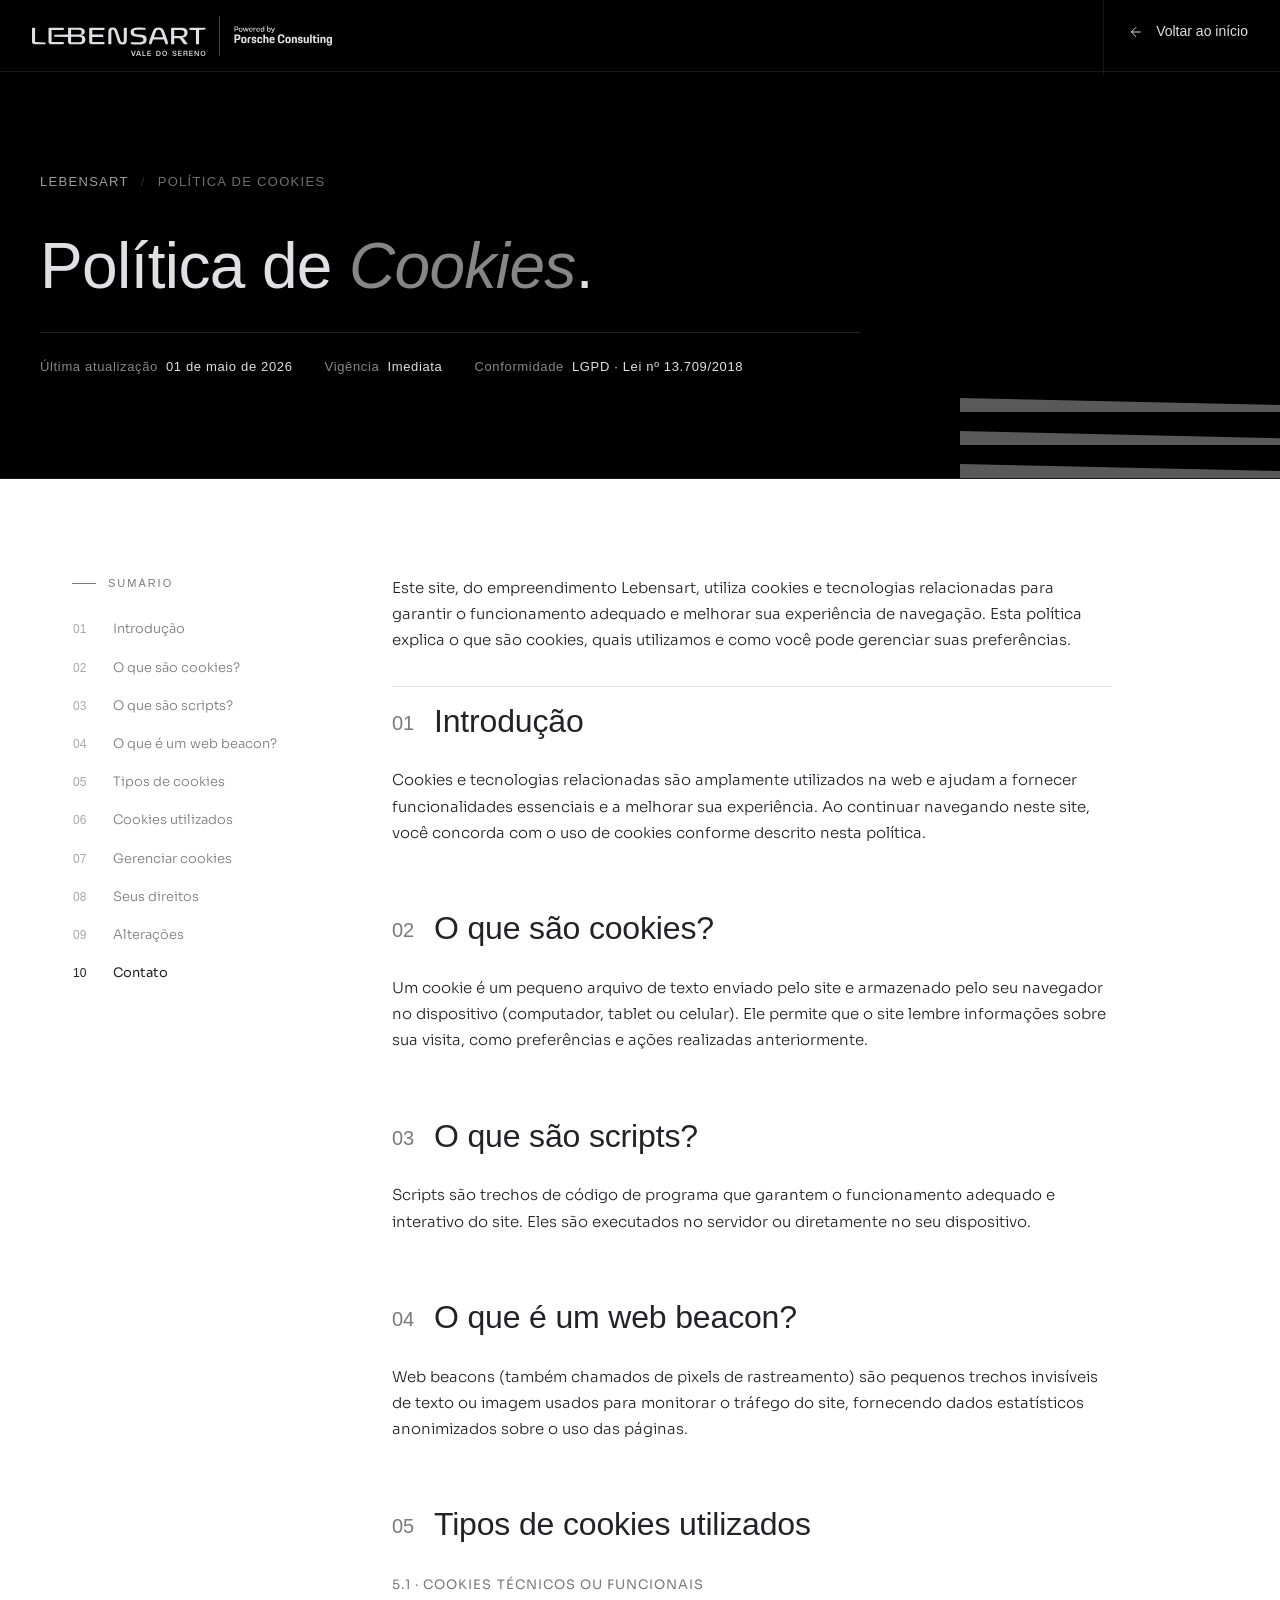
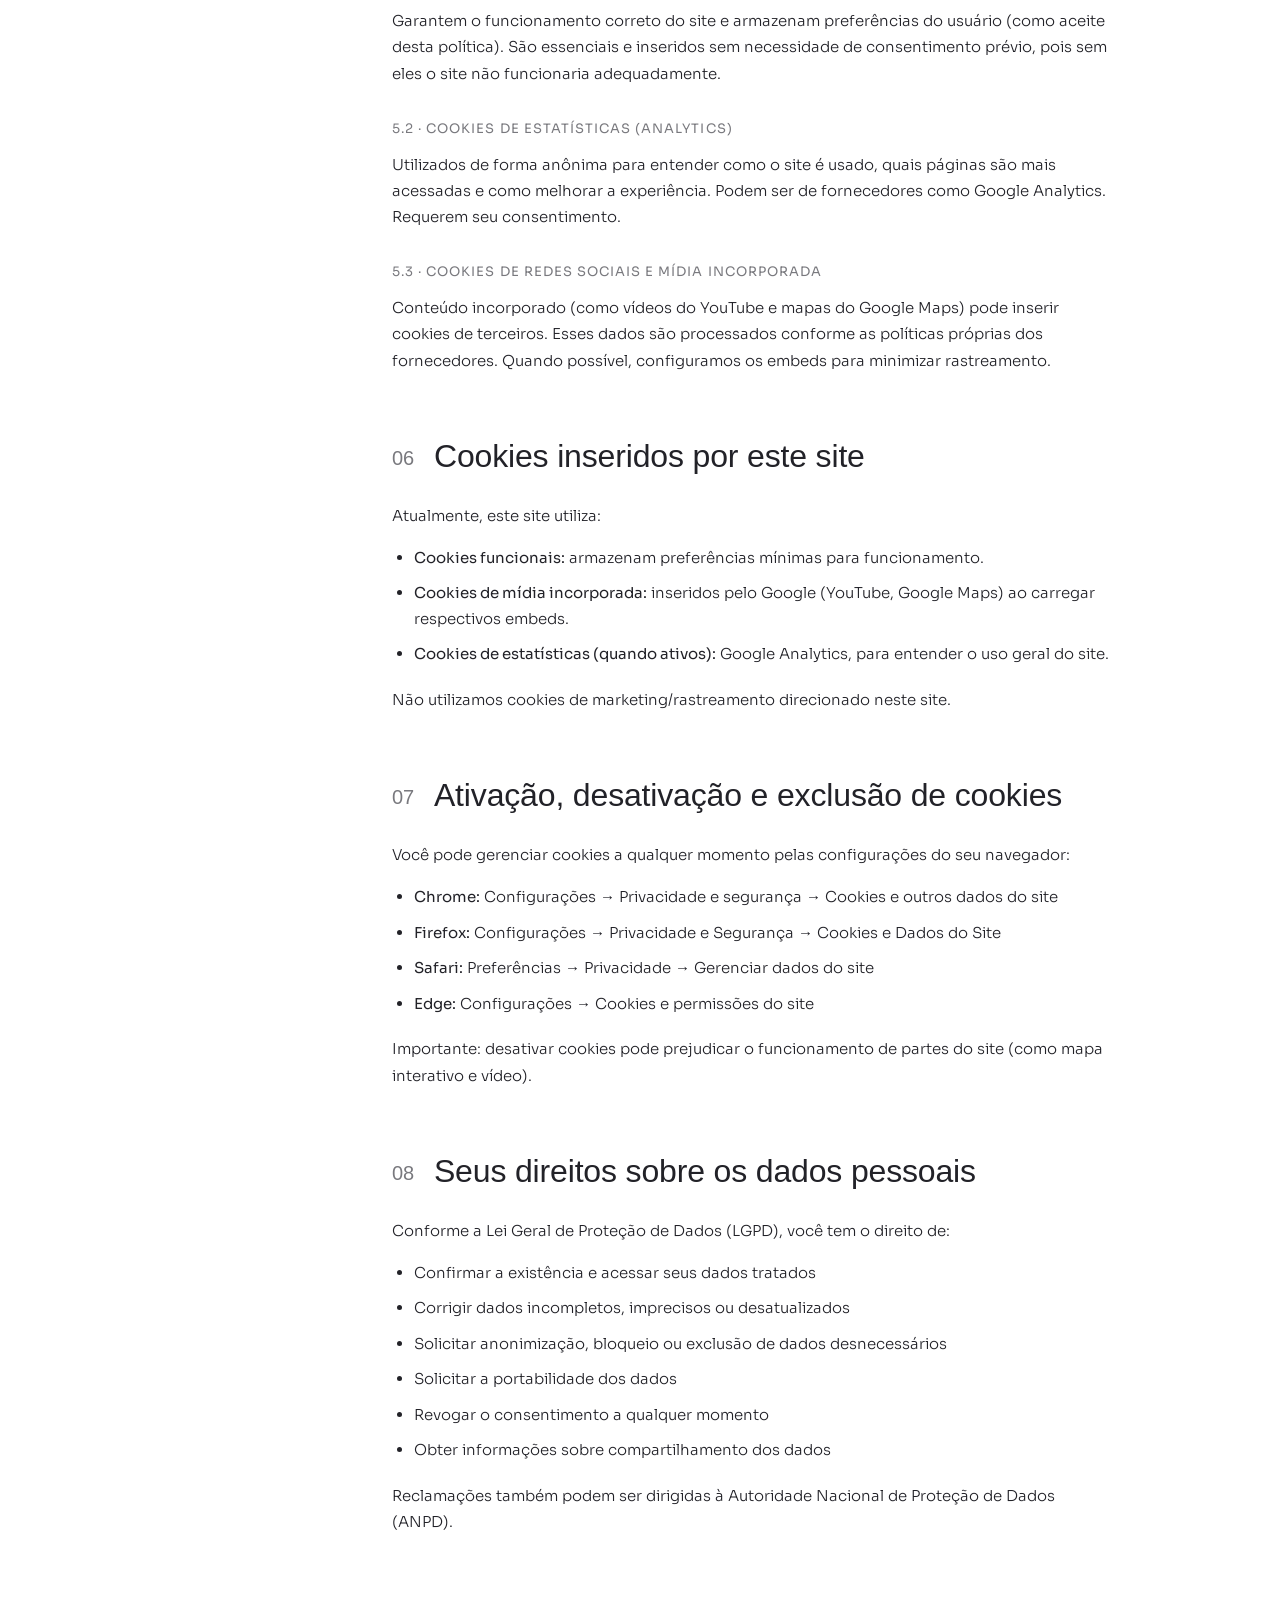
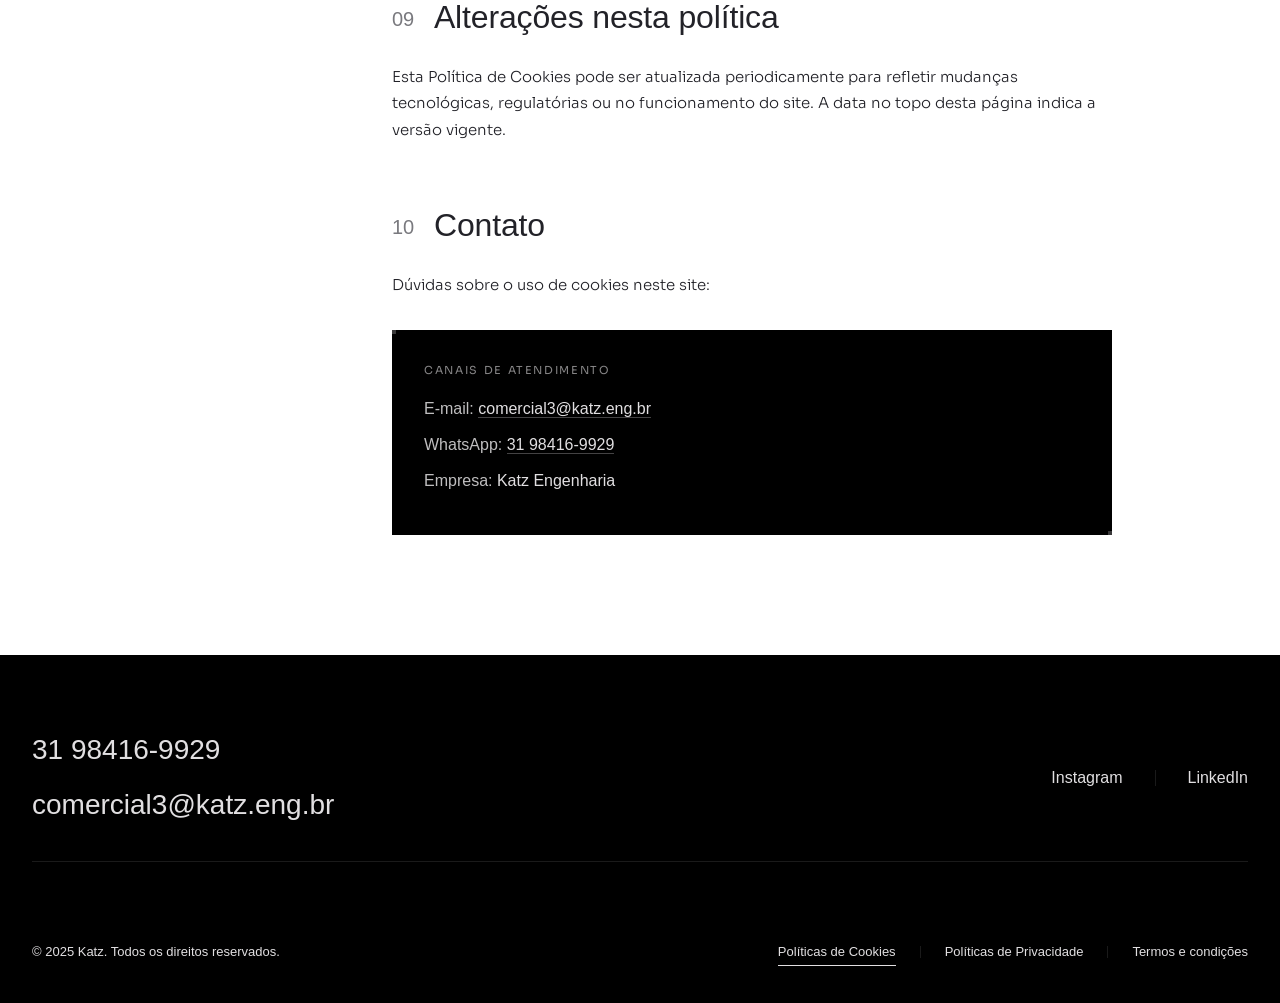
<file: politica-de-cookies.html>
<!DOCTYPE html>
<html lang="pt-BR">
<head>
  <meta charset="UTF-8">
  <meta name="viewport" content="width=device-width, initial-scale=1.0">
  <title>Política de Cookies · Lebensart</title>
  <link rel="preconnect" href="https://fonts.googleapis.com">
  <link rel="preconnect" href="https://fonts.gstatic.com" crossorigin>
  <link href="https://fonts.googleapis.com/css2?family=Sora:wght@300;400&display=swap" rel="stylesheet">
  <link rel="stylesheet" href="assets/legal.css?v=2">
</head>
<body>

<div class="reading-progress" id="reading-progress"></div>

<header class="site-header">
  <a class="site-header__logo" href="index.html" aria-label="Voltar para a página inicial">
    <img src="assets/img/d319a4c5-5c41-4626-915c-322ef21a76e4.svg" alt="Lebensart">
  </a>
  <a class="site-header__back" href="index.html">
    <svg viewBox="0 0 24 24" fill="none" stroke="currentColor" stroke-width="1.5" aria-hidden="true">
      <path d="M19 12H5M12 19l-7-7 7-7"/>
    </svg>
    <span>Voltar ao início</span>
  </a>
</header>

<section class="legal-hero">
  <div class="legal-hero__inner">
    <nav class="legal-hero__breadcrumb" aria-label="Você está em">
      <a href="index.html">Lebensart</a>
      <span class="legal-hero__breadcrumb-sep">/</span>
      <span>Política de Cookies</span>
    </nav>
    <h1 class="legal-hero__title">Política de <em class="italic-dim-light">Cookies</em>.</h1>
    <div class="legal-hero__meta">
      <div class="legal-hero__meta-item">
        <span>Última atualização</span>
        <strong>01 de maio de 2026</strong>
      </div>
      <div class="legal-hero__meta-item">
        <span>Vigência</span>
        <strong>Imediata</strong>
      </div>
      <div class="legal-hero__meta-item">
        <span>Conformidade</span>
        <strong>LGPD · Lei nº 13.709/2018</strong>
      </div>
    </div>
  </div>
  <img class="legal-hero__pattern" src="assets/img/58c3c7b8-5e0c-443a-9953-c70c415a0461.svg" alt="">
</section>

<div class="legal-body">

  <aside class="legal-toc" aria-label="Sumário">
    <div class="legal-toc__label">Sumário</div>
    <ul class="legal-toc__list" id="toc-list">
      <li><a href="#s1"><span>01</span><span>Introdução</span></a></li>
      <li><a href="#s2"><span>02</span><span>O que são cookies?</span></a></li>
      <li><a href="#s3"><span>03</span><span>O que são scripts?</span></a></li>
      <li><a href="#s4"><span>04</span><span>O que é um web beacon?</span></a></li>
      <li><a href="#s5"><span>05</span><span>Tipos de cookies</span></a></li>
      <li><a href="#s6"><span>06</span><span>Cookies utilizados</span></a></li>
      <li><a href="#s7"><span>07</span><span>Gerenciar cookies</span></a></li>
      <li><a href="#s8"><span>08</span><span>Seus direitos</span></a></li>
      <li><a href="#s9"><span>09</span><span>Alterações</span></a></li>
      <li><a href="#s10"><span>10</span><span>Contato</span></a></li>
    </ul>
  </aside>

  <main class="legal-content">
    <p class="legal-content__intro">Este site, do empreendimento Lebensart, utiliza cookies e tecnologias relacionadas para garantir o funcionamento adequado e melhorar sua experiência de navegação. Esta política explica o que são cookies, quais utilizamos e como você pode gerenciar suas preferências.</p>

    <section id="s1">
      <h2 data-num="01">Introdução</h2>
      <p>Cookies e tecnologias relacionadas são amplamente utilizados na web e ajudam a fornecer funcionalidades essenciais e a melhorar sua experiência. Ao continuar navegando neste site, você concorda com o uso de cookies conforme descrito nesta política.</p>
    </section>

    <section id="s2">
      <h2 data-num="02">O que são cookies?</h2>
      <p>Um cookie é um pequeno arquivo de texto enviado pelo site e armazenado pelo seu navegador no dispositivo (computador, tablet ou celular). Ele permite que o site lembre informações sobre sua visita, como preferências e ações realizadas anteriormente.</p>
    </section>

    <section id="s3">
      <h2 data-num="03">O que são scripts?</h2>
      <p>Scripts são trechos de código de programa que garantem o funcionamento adequado e interativo do site. Eles são executados no servidor ou diretamente no seu dispositivo.</p>
    </section>

    <section id="s4">
      <h2 data-num="04">O que é um web beacon?</h2>
      <p>Web beacons (também chamados de pixels de rastreamento) são pequenos trechos invisíveis de texto ou imagem usados para monitorar o tráfego do site, fornecendo dados estatísticos anonimizados sobre o uso das páginas.</p>
    </section>

    <section id="s5">
      <h2 data-num="05">Tipos de cookies utilizados</h2>

      <h3>5.1 · Cookies técnicos ou funcionais</h3>
      <p>Garantem o funcionamento correto do site e armazenam preferências do usuário (como aceite desta política). São essenciais e inseridos sem necessidade de consentimento prévio, pois sem eles o site não funcionaria adequadamente.</p>

      <h3>5.2 · Cookies de estatísticas (analytics)</h3>
      <p>Utilizados de forma anônima para entender como o site é usado, quais páginas são mais acessadas e como melhorar a experiência. Podem ser de fornecedores como Google Analytics. Requerem seu consentimento.</p>

      <h3>5.3 · Cookies de redes sociais e mídia incorporada</h3>
      <p>Conteúdo incorporado (como vídeos do YouTube e mapas do Google Maps) pode inserir cookies de terceiros. Esses dados são processados conforme as políticas próprias dos fornecedores. Quando possível, configuramos os embeds para minimizar rastreamento.</p>
    </section>

    <section id="s6">
      <h2 data-num="06">Cookies inseridos por este site</h2>
      <p>Atualmente, este site utiliza:</p>
      <ul>
        <li><strong>Cookies funcionais:</strong> armazenam preferências mínimas para funcionamento.</li>
        <li><strong>Cookies de mídia incorporada:</strong> inseridos pelo Google (YouTube, Google Maps) ao carregar respectivos embeds.</li>
        <li><strong>Cookies de estatísticas (quando ativos):</strong> Google Analytics, para entender o uso geral do site.</li>
      </ul>
      <p>Não utilizamos cookies de marketing/rastreamento direcionado neste site.</p>
    </section>

    <section id="s7">
      <h2 data-num="07">Ativação, desativação e exclusão de cookies</h2>
      <p>Você pode gerenciar cookies a qualquer momento pelas configurações do seu navegador:</p>
      <ul>
        <li><strong>Chrome:</strong> Configurações → Privacidade e segurança → Cookies e outros dados do site</li>
        <li><strong>Firefox:</strong> Configurações → Privacidade e Segurança → Cookies e Dados do Site</li>
        <li><strong>Safari:</strong> Preferências → Privacidade → Gerenciar dados do site</li>
        <li><strong>Edge:</strong> Configurações → Cookies e permissões do site</li>
      </ul>
      <p>Importante: desativar cookies pode prejudicar o funcionamento de partes do site (como mapa interativo e vídeo).</p>
    </section>

    <section id="s8">
      <h2 data-num="08">Seus direitos sobre os dados pessoais</h2>
      <p>Conforme a Lei Geral de Proteção de Dados (LGPD), você tem o direito de:</p>
      <ul>
        <li>Confirmar a existência e acessar seus dados tratados</li>
        <li>Corrigir dados incompletos, imprecisos ou desatualizados</li>
        <li>Solicitar anonimização, bloqueio ou exclusão de dados desnecessários</li>
        <li>Solicitar a portabilidade dos dados</li>
        <li>Revogar o consentimento a qualquer momento</li>
        <li>Obter informações sobre compartilhamento dos dados</li>
      </ul>
      <p>Reclamações também podem ser dirigidas à Autoridade Nacional de Proteção de Dados (ANPD).</p>
    </section>

    <section id="s9">
      <h2 data-num="09">Alterações nesta política</h2>
      <p>Esta Política de Cookies pode ser atualizada periodicamente para refletir mudanças tecnológicas, regulatórias ou no funcionamento do site. A data no topo desta página indica a versão vigente.</p>
    </section>

    <section id="s10">
      <h2 data-num="10">Contato</h2>
      <p>Dúvidas sobre o uso de cookies neste site:</p>
      <div class="legal__contact">
        <h3>Canais de atendimento</h3>
        <p><strong>E-mail:</strong> <a href="mailto:comercial3@katz.eng.br">comercial3@katz.eng.br</a></p>
        <p><strong>WhatsApp:</strong> <a href="https://wa.me/5531984169929" target="_blank" rel="noopener">31 98416-9929</a></p>
        <p><strong>Empresa:</strong> Katz Engenharia</p>
      </div>
    </section>
  </main>
</div>

<button type="button" class="back-to-top" id="back-to-top" aria-label="Voltar ao topo">
  <svg viewBox="0 0 24 24" fill="none" stroke="currentColor" stroke-width="1.5" aria-hidden="true">
    <path d="M12 19V5M5 12l7-7 7 7"/>
  </svg>
</button>

<footer class="site-footer">
  <div class="footer-top">
    <div class="footer-contact">
      <a href="https://wa.me/5531984169929?text=Ol%C3%A1%2C%20vim%20do%20site" target="_blank" rel="noopener">31 98416-9929</a>
      <a href="mailto:comercial3@katz.eng.br">comercial3@katz.eng.br</a>
    </div>
    <div class="footer-social">
      <a href="#" class="footer-social__item">Instagram</a>
      <div class="footer-social__divider"></div>
      <a href="#" class="footer-social__item">LinkedIn</a>
    </div>
  </div>
  <div class="footer-bottom">
    <span class="footer-copy">© 2025 Katz. Todos os direitos reservados.</span>
    <div class="footer-links">
      <a href="politica-de-cookies.html" aria-current="page">Políticas de Cookies</a>
      <div class="footer-links__div"></div>
      <a href="politica-de-privacidade.html">Políticas de Privacidade</a>
      <div class="footer-links__div"></div>
      <a href="termos-de-uso.html">Termos e condições</a>
    </div>
  </div>
</footer>

<script src="assets/legal.js?v=2"></script>
</body>
</html>
</file>
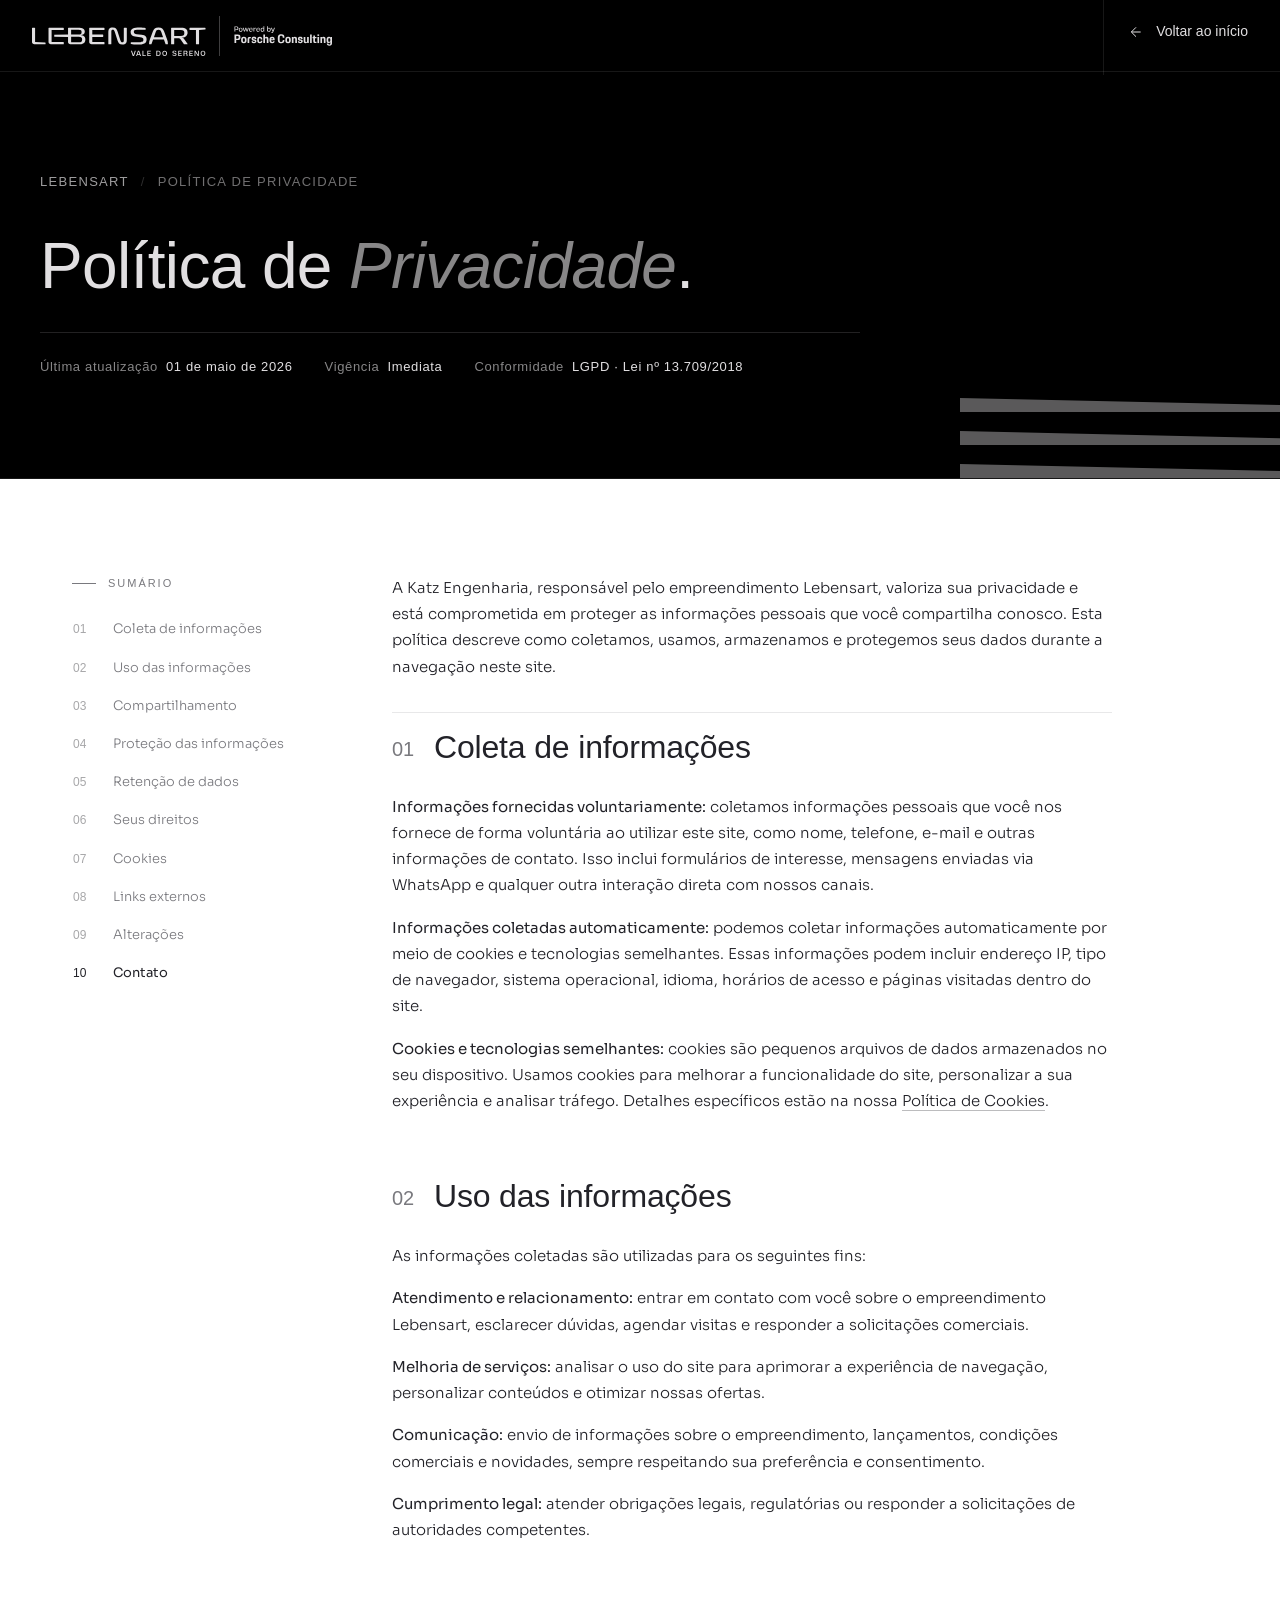
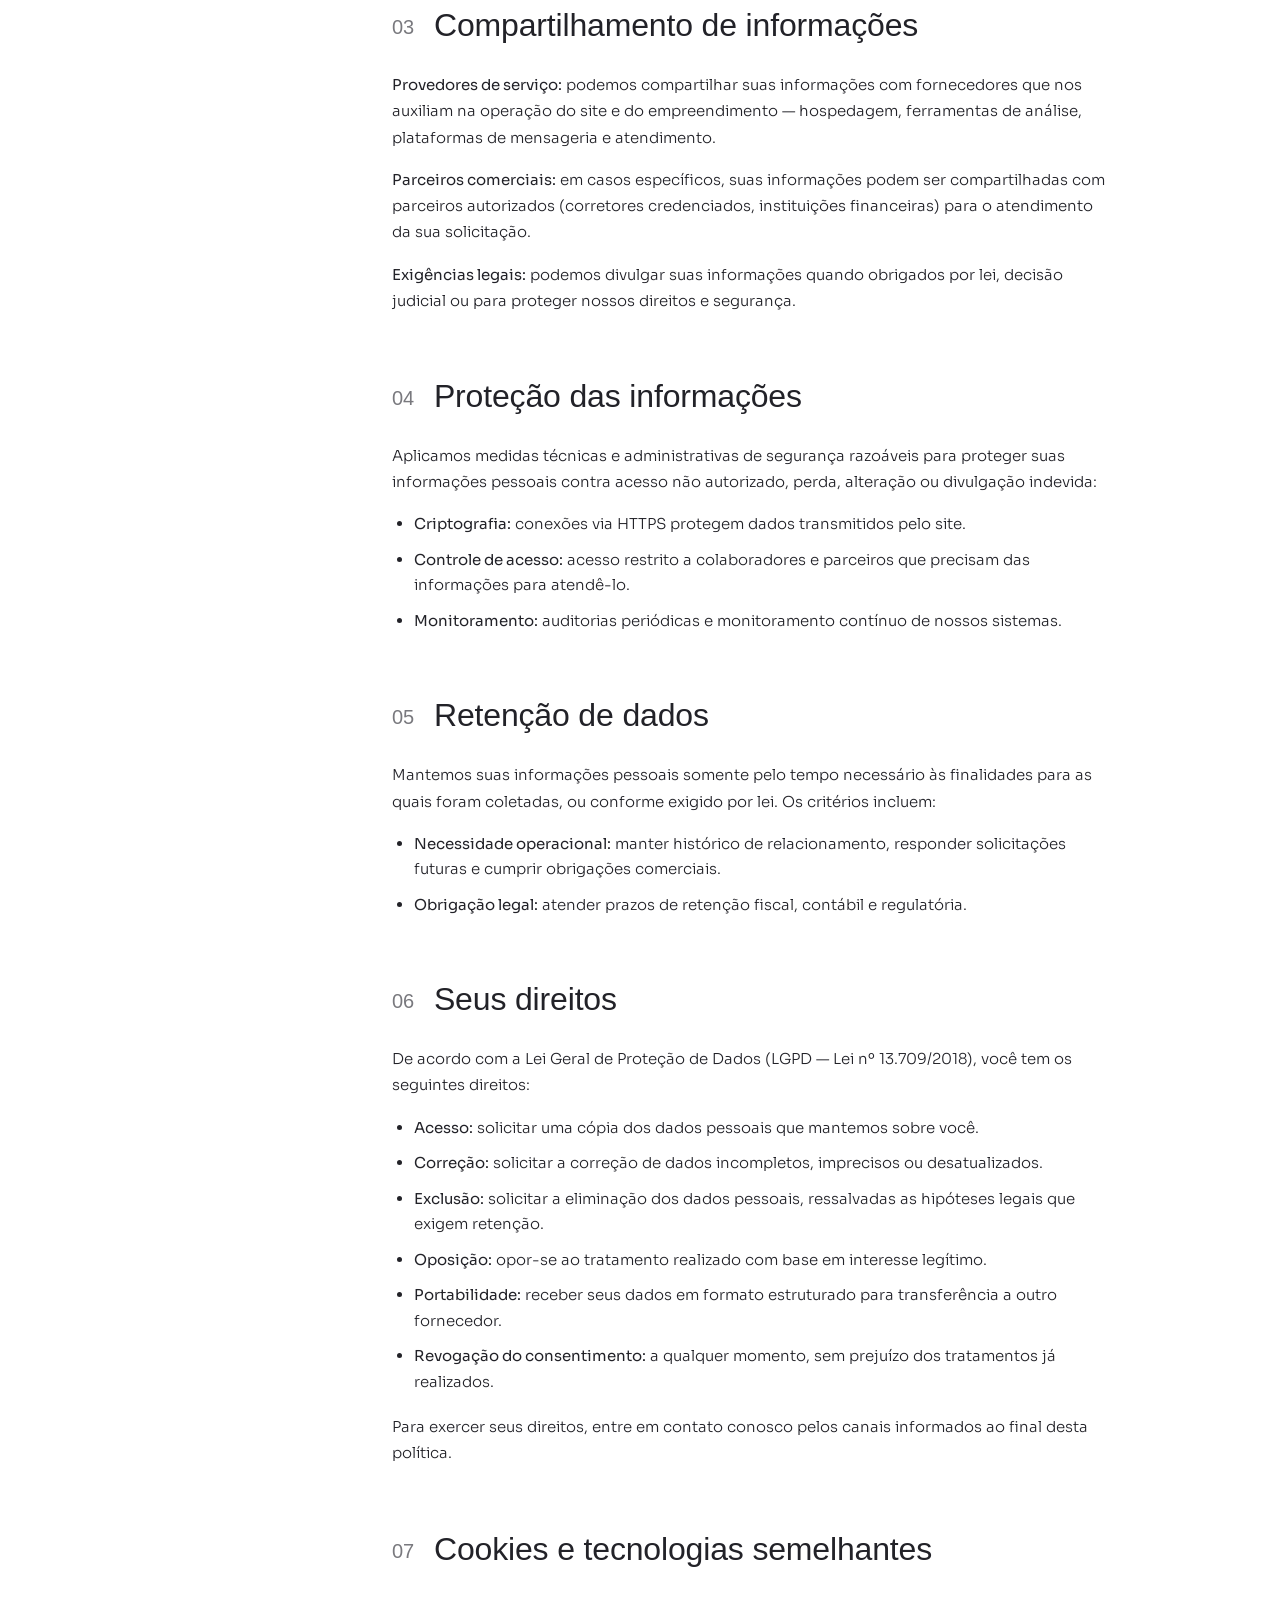
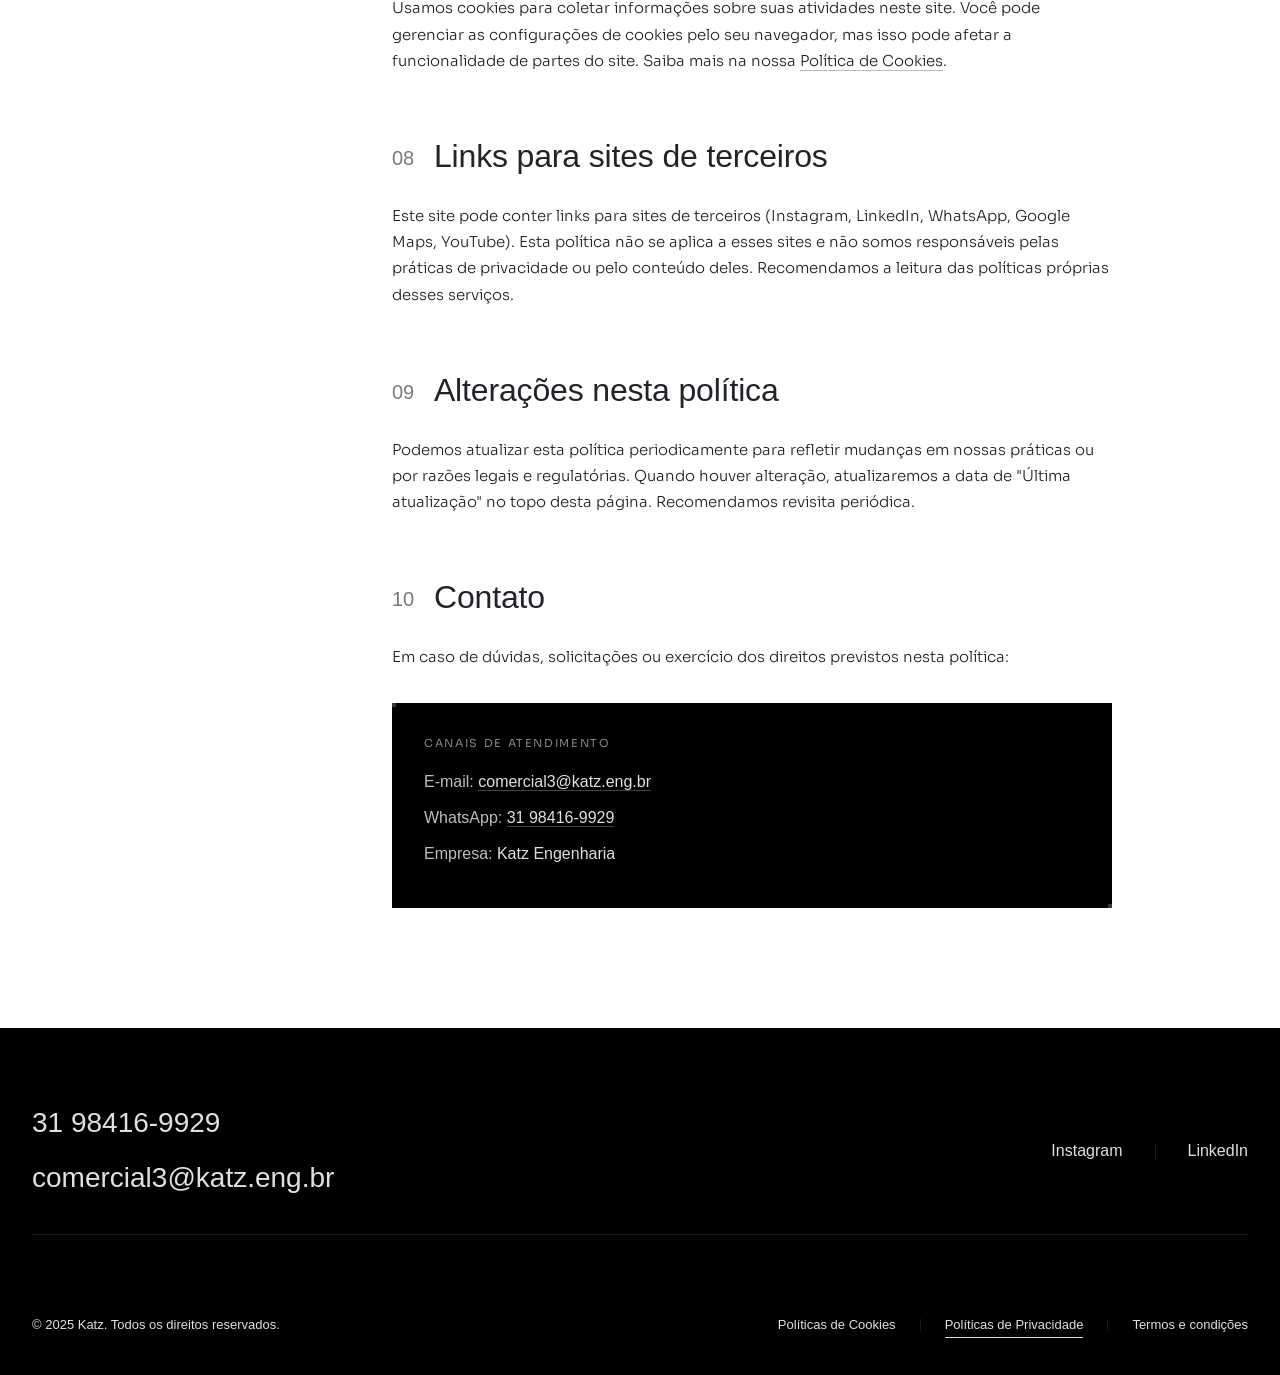
<file: politica-de-privacidade.html>
<!DOCTYPE html>
<html lang="pt-BR">
<head>
  <meta charset="UTF-8">
  <meta name="viewport" content="width=device-width, initial-scale=1.0">
  <title>Política de Privacidade · Lebensart</title>
  <link rel="preconnect" href="https://fonts.googleapis.com">
  <link rel="preconnect" href="https://fonts.gstatic.com" crossorigin>
  <link href="https://fonts.googleapis.com/css2?family=Sora:wght@300;400&display=swap" rel="stylesheet">
  <link rel="stylesheet" href="assets/legal.css?v=2">
</head>
<body>

<div class="reading-progress" id="reading-progress"></div>

<header class="site-header">
  <a class="site-header__logo" href="index.html" aria-label="Voltar para a página inicial">
    <img src="assets/img/d319a4c5-5c41-4626-915c-322ef21a76e4.svg" alt="Lebensart">
  </a>
  <a class="site-header__back" href="index.html">
    <svg viewBox="0 0 24 24" fill="none" stroke="currentColor" stroke-width="1.5" aria-hidden="true">
      <path d="M19 12H5M12 19l-7-7 7-7"/>
    </svg>
    <span>Voltar ao início</span>
  </a>
</header>

<section class="legal-hero">
  <div class="legal-hero__inner">
    <nav class="legal-hero__breadcrumb" aria-label="Você está em">
      <a href="index.html">Lebensart</a>
      <span class="legal-hero__breadcrumb-sep">/</span>
      <span>Política de Privacidade</span>
    </nav>
    <h1 class="legal-hero__title">Política de <em class="italic-dim-light">Privacidade</em>.</h1>
    <div class="legal-hero__meta">
      <div class="legal-hero__meta-item">
        <span>Última atualização</span>
        <strong>01 de maio de 2026</strong>
      </div>
      <div class="legal-hero__meta-item">
        <span>Vigência</span>
        <strong>Imediata</strong>
      </div>
      <div class="legal-hero__meta-item">
        <span>Conformidade</span>
        <strong>LGPD · Lei nº 13.709/2018</strong>
      </div>
    </div>
  </div>
  <img class="legal-hero__pattern" src="assets/img/58c3c7b8-5e0c-443a-9953-c70c415a0461.svg" alt="">
</section>

<div class="legal-body">

  <aside class="legal-toc" aria-label="Sumário">
    <div class="legal-toc__label">Sumário</div>
    <ul class="legal-toc__list" id="toc-list">
      <li><a href="#s1"><span>01</span><span>Coleta de informações</span></a></li>
      <li><a href="#s2"><span>02</span><span>Uso das informações</span></a></li>
      <li><a href="#s3"><span>03</span><span>Compartilhamento</span></a></li>
      <li><a href="#s4"><span>04</span><span>Proteção das informações</span></a></li>
      <li><a href="#s5"><span>05</span><span>Retenção de dados</span></a></li>
      <li><a href="#s6"><span>06</span><span>Seus direitos</span></a></li>
      <li><a href="#s7"><span>07</span><span>Cookies</span></a></li>
      <li><a href="#s8"><span>08</span><span>Links externos</span></a></li>
      <li><a href="#s9"><span>09</span><span>Alterações</span></a></li>
      <li><a href="#s10"><span>10</span><span>Contato</span></a></li>
    </ul>
  </aside>

  <main class="legal-content">
    <p class="legal-content__intro">A Katz Engenharia, responsável pelo empreendimento Lebensart, valoriza sua privacidade e está comprometida em proteger as informações pessoais que você compartilha conosco. Esta política descreve como coletamos, usamos, armazenamos e protegemos seus dados durante a navegação neste site.</p>

    <section id="s1">
      <h2 data-num="01">Coleta de informações</h2>
      <p><strong>Informações fornecidas voluntariamente:</strong> coletamos informações pessoais que você nos fornece de forma voluntária ao utilizar este site, como nome, telefone, e-mail e outras informações de contato. Isso inclui formulários de interesse, mensagens enviadas via WhatsApp e qualquer outra interação direta com nossos canais.</p>
      <p><strong>Informações coletadas automaticamente:</strong> podemos coletar informações automaticamente por meio de cookies e tecnologias semelhantes. Essas informações podem incluir endereço IP, tipo de navegador, sistema operacional, idioma, horários de acesso e páginas visitadas dentro do site.</p>
      <p><strong>Cookies e tecnologias semelhantes:</strong> cookies são pequenos arquivos de dados armazenados no seu dispositivo. Usamos cookies para melhorar a funcionalidade do site, personalizar a sua experiência e analisar tráfego. Detalhes específicos estão na nossa <a href="politica-de-cookies.html">Política de Cookies</a>.</p>
    </section>

    <section id="s2">
      <h2 data-num="02">Uso das informações</h2>
      <p>As informações coletadas são utilizadas para os seguintes fins:</p>
      <p><strong>Atendimento e relacionamento:</strong> entrar em contato com você sobre o empreendimento Lebensart, esclarecer dúvidas, agendar visitas e responder a solicitações comerciais.</p>
      <p><strong>Melhoria de serviços:</strong> analisar o uso do site para aprimorar a experiência de navegação, personalizar conteúdos e otimizar nossas ofertas.</p>
      <p><strong>Comunicação:</strong> envio de informações sobre o empreendimento, lançamentos, condições comerciais e novidades, sempre respeitando sua preferência e consentimento.</p>
      <p><strong>Cumprimento legal:</strong> atender obrigações legais, regulatórias ou responder a solicitações de autoridades competentes.</p>
    </section>

    <section id="s3">
      <h2 data-num="03">Compartilhamento de informações</h2>
      <p><strong>Provedores de serviço:</strong> podemos compartilhar suas informações com fornecedores que nos auxiliam na operação do site e do empreendimento — hospedagem, ferramentas de análise, plataformas de mensageria e atendimento.</p>
      <p><strong>Parceiros comerciais:</strong> em casos específicos, suas informações podem ser compartilhadas com parceiros autorizados (corretores credenciados, instituições financeiras) para o atendimento da sua solicitação.</p>
      <p><strong>Exigências legais:</strong> podemos divulgar suas informações quando obrigados por lei, decisão judicial ou para proteger nossos direitos e segurança.</p>
    </section>

    <section id="s4">
      <h2 data-num="04">Proteção das informações</h2>
      <p>Aplicamos medidas técnicas e administrativas de segurança razoáveis para proteger suas informações pessoais contra acesso não autorizado, perda, alteração ou divulgação indevida:</p>
      <ul>
        <li><strong>Criptografia:</strong> conexões via HTTPS protegem dados transmitidos pelo site.</li>
        <li><strong>Controle de acesso:</strong> acesso restrito a colaboradores e parceiros que precisam das informações para atendê-lo.</li>
        <li><strong>Monitoramento:</strong> auditorias periódicas e monitoramento contínuo de nossos sistemas.</li>
      </ul>
    </section>

    <section id="s5">
      <h2 data-num="05">Retenção de dados</h2>
      <p>Mantemos suas informações pessoais somente pelo tempo necessário às finalidades para as quais foram coletadas, ou conforme exigido por lei. Os critérios incluem:</p>
      <ul>
        <li><strong>Necessidade operacional:</strong> manter histórico de relacionamento, responder solicitações futuras e cumprir obrigações comerciais.</li>
        <li><strong>Obrigação legal:</strong> atender prazos de retenção fiscal, contábil e regulatória.</li>
      </ul>
    </section>

    <section id="s6">
      <h2 data-num="06">Seus direitos</h2>
      <p>De acordo com a Lei Geral de Proteção de Dados (LGPD — Lei nº 13.709/2018), você tem os seguintes direitos:</p>
      <ul>
        <li><strong>Acesso:</strong> solicitar uma cópia dos dados pessoais que mantemos sobre você.</li>
        <li><strong>Correção:</strong> solicitar a correção de dados incompletos, imprecisos ou desatualizados.</li>
        <li><strong>Exclusão:</strong> solicitar a eliminação dos dados pessoais, ressalvadas as hipóteses legais que exigem retenção.</li>
        <li><strong>Oposição:</strong> opor-se ao tratamento realizado com base em interesse legítimo.</li>
        <li><strong>Portabilidade:</strong> receber seus dados em formato estruturado para transferência a outro fornecedor.</li>
        <li><strong>Revogação do consentimento:</strong> a qualquer momento, sem prejuízo dos tratamentos já realizados.</li>
      </ul>
      <p>Para exercer seus direitos, entre em contato conosco pelos canais informados ao final desta política.</p>
    </section>

    <section id="s7">
      <h2 data-num="07">Cookies e tecnologias semelhantes</h2>
      <p>Usamos cookies para coletar informações sobre suas atividades neste site. Você pode gerenciar as configurações de cookies pelo seu navegador, mas isso pode afetar a funcionalidade de partes do site. Saiba mais na nossa <a href="politica-de-cookies.html">Política de Cookies</a>.</p>
    </section>

    <section id="s8">
      <h2 data-num="08">Links para sites de terceiros</h2>
      <p>Este site pode conter links para sites de terceiros (Instagram, LinkedIn, WhatsApp, Google Maps, YouTube). Esta política não se aplica a esses sites e não somos responsáveis pelas práticas de privacidade ou pelo conteúdo deles. Recomendamos a leitura das políticas próprias desses serviços.</p>
    </section>

    <section id="s9">
      <h2 data-num="09">Alterações nesta política</h2>
      <p>Podemos atualizar esta política periodicamente para refletir mudanças em nossas práticas ou por razões legais e regulatórias. Quando houver alteração, atualizaremos a data de "Última atualização" no topo desta página. Recomendamos revisita periódica.</p>
    </section>

    <section id="s10">
      <h2 data-num="10">Contato</h2>
      <p>Em caso de dúvidas, solicitações ou exercício dos direitos previstos nesta política:</p>
      <div class="legal__contact">
        <h3>Canais de atendimento</h3>
        <p><strong>E-mail:</strong> <a href="mailto:comercial3@katz.eng.br">comercial3@katz.eng.br</a></p>
        <p><strong>WhatsApp:</strong> <a href="https://wa.me/5531984169929" target="_blank" rel="noopener">31 98416-9929</a></p>
        <p><strong>Empresa:</strong> Katz Engenharia</p>
      </div>
    </section>
  </main>
</div>

<button type="button" class="back-to-top" id="back-to-top" aria-label="Voltar ao topo">
  <svg viewBox="0 0 24 24" fill="none" stroke="currentColor" stroke-width="1.5" aria-hidden="true">
    <path d="M12 19V5M5 12l7-7 7 7"/>
  </svg>
</button>

<footer class="site-footer">
  <div class="footer-top">
    <div class="footer-contact">
      <a href="https://wa.me/5531984169929?text=Ol%C3%A1%2C%20vim%20do%20site" target="_blank" rel="noopener">31 98416-9929</a>
      <a href="mailto:comercial3@katz.eng.br">comercial3@katz.eng.br</a>
    </div>
    <div class="footer-social">
      <a href="#" class="footer-social__item">Instagram</a>
      <div class="footer-social__divider"></div>
      <a href="#" class="footer-social__item">LinkedIn</a>
    </div>
  </div>
  <div class="footer-bottom">
    <span class="footer-copy">© 2025 Katz. Todos os direitos reservados.</span>
    <div class="footer-links">
      <a href="politica-de-cookies.html">Políticas de Cookies</a>
      <div class="footer-links__div"></div>
      <a href="politica-de-privacidade.html" aria-current="page">Políticas de Privacidade</a>
      <div class="footer-links__div"></div>
      <a href="termos-de-uso.html">Termos e condições</a>
    </div>
  </div>
</footer>

<script src="assets/legal.js?v=2"></script>
</body>
</html>
</file>
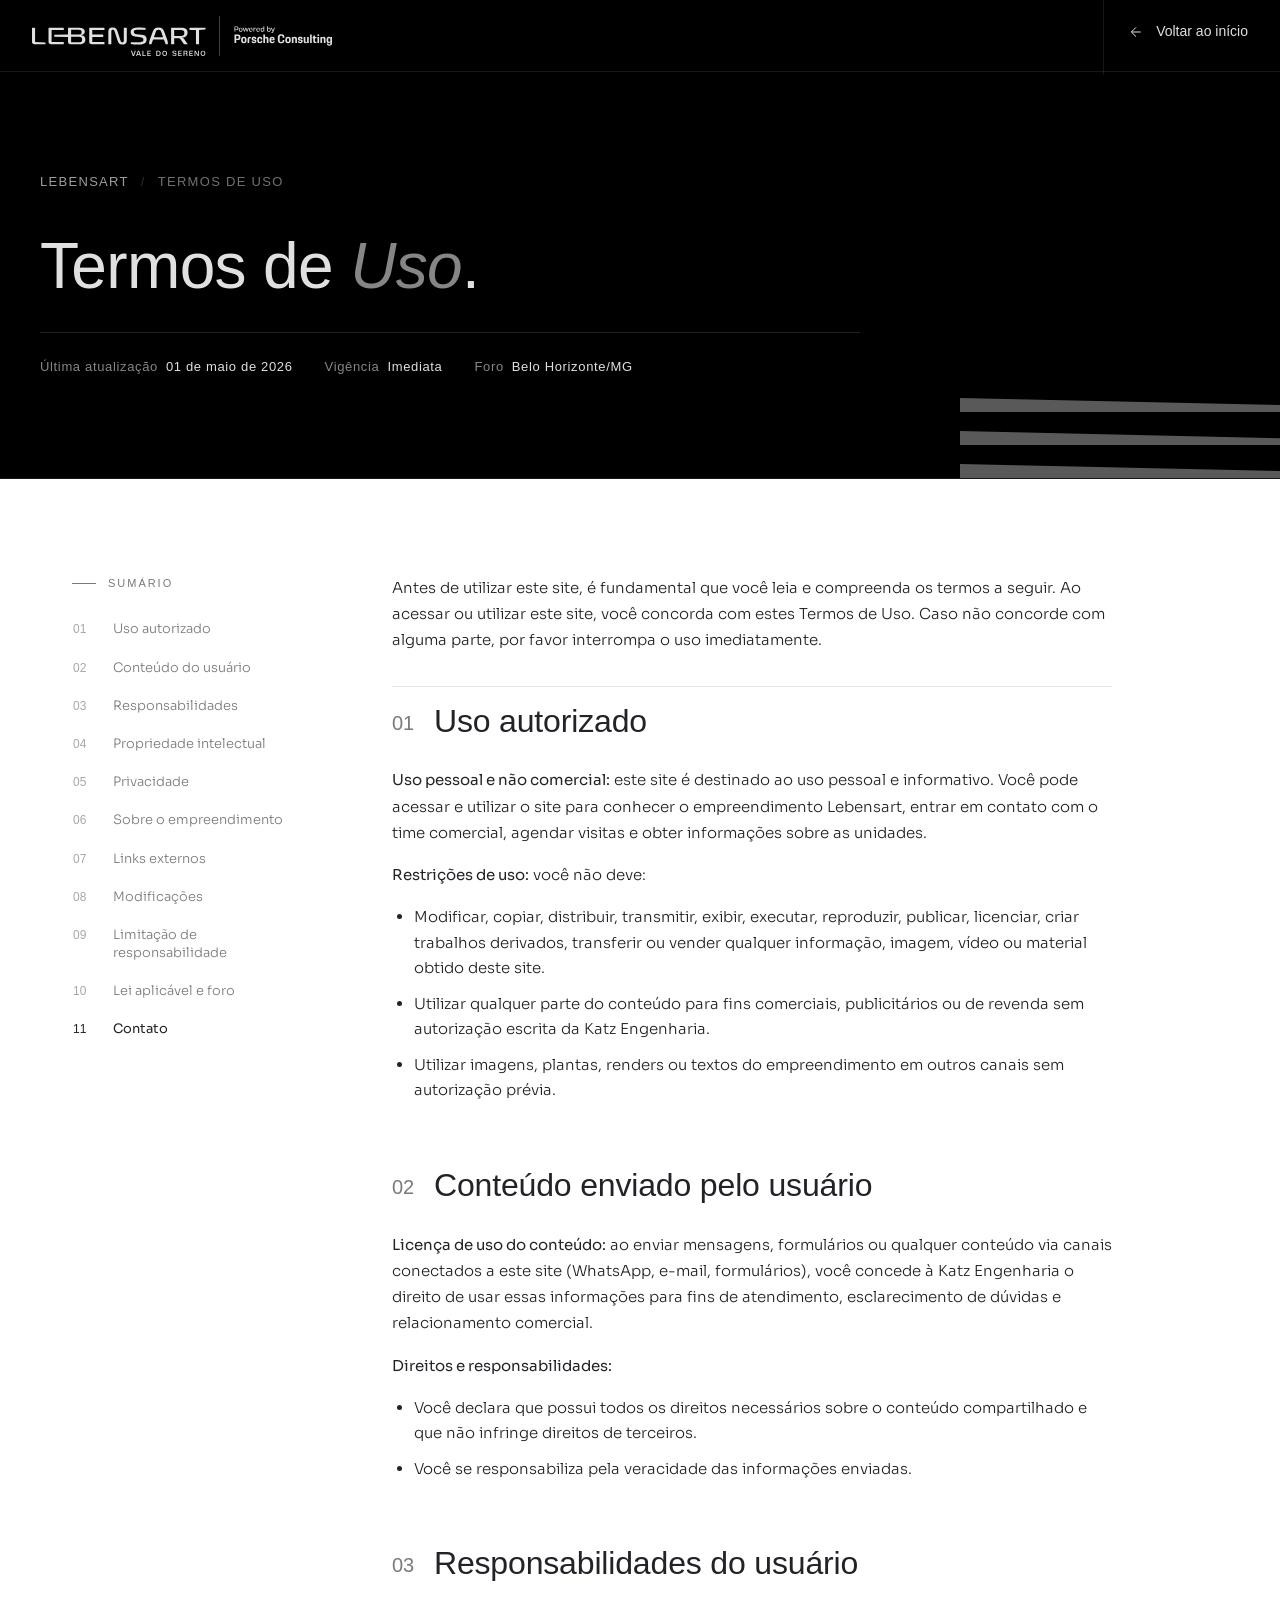
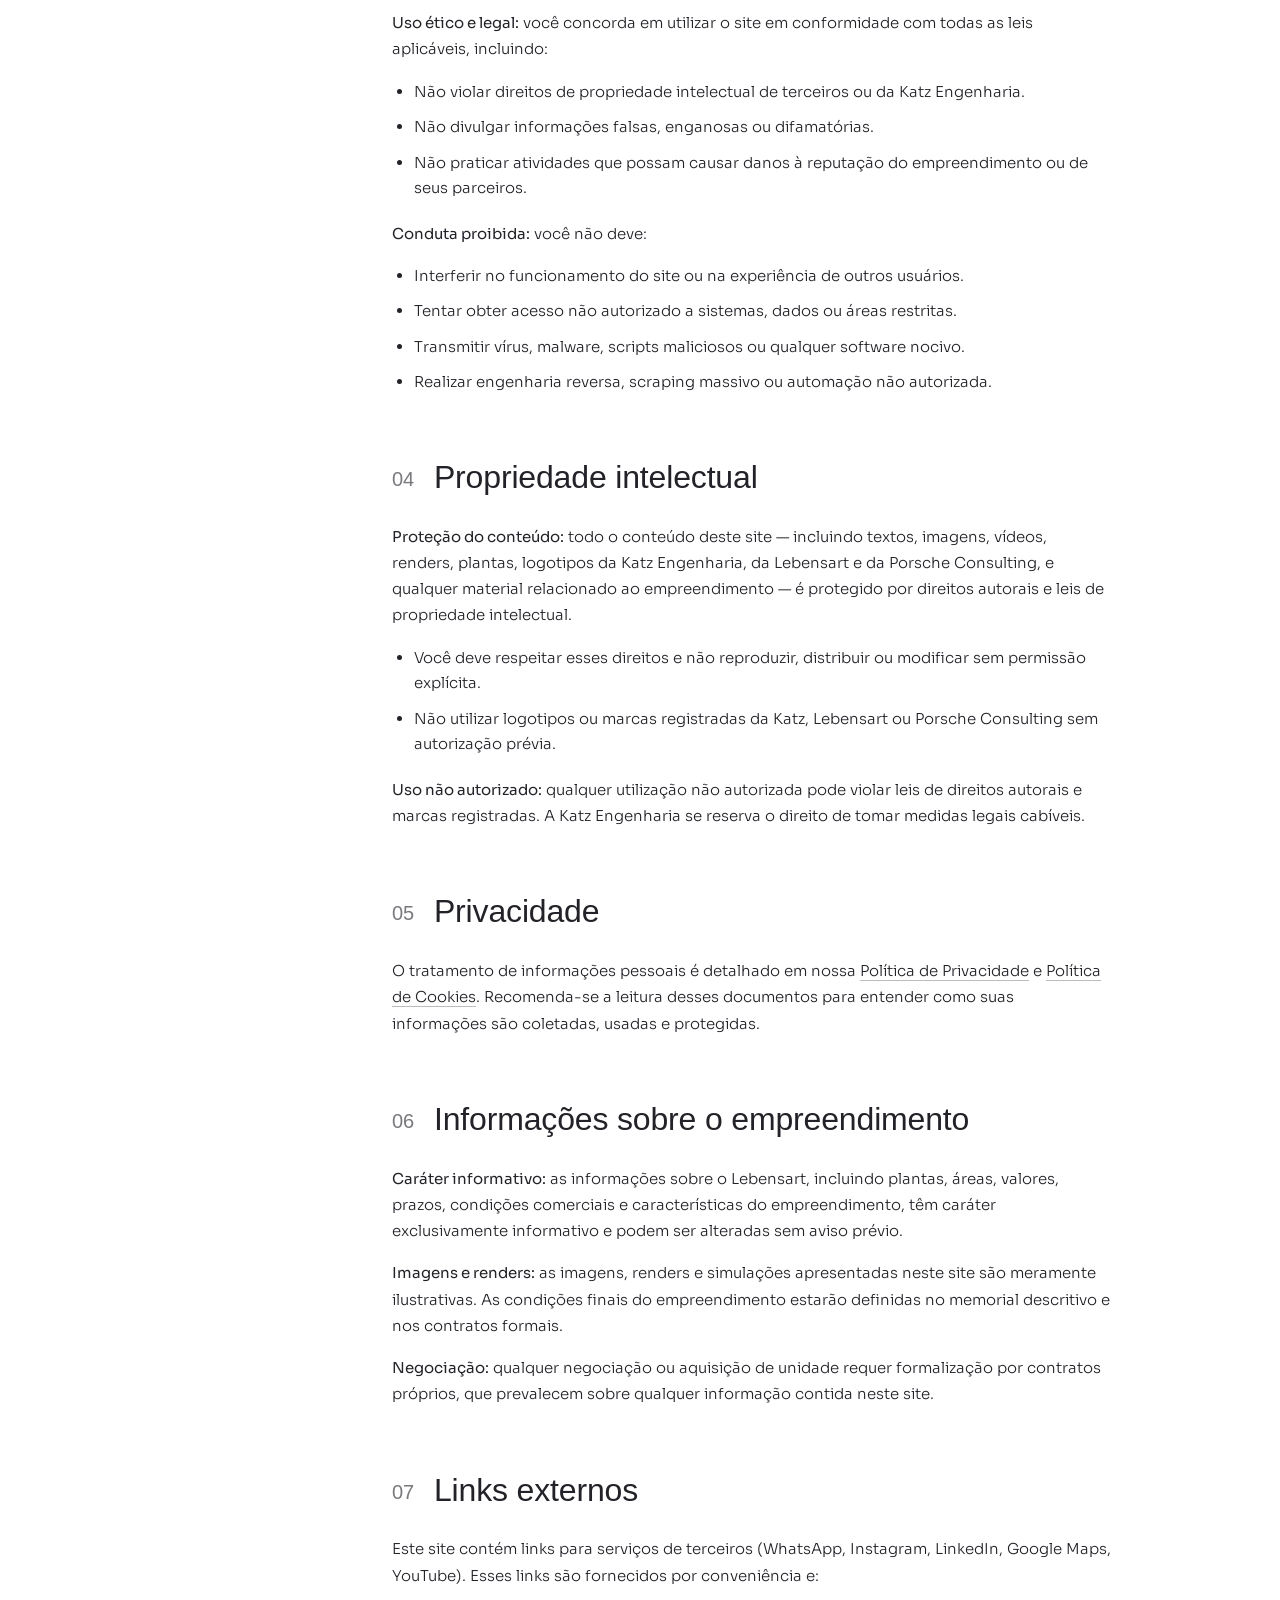
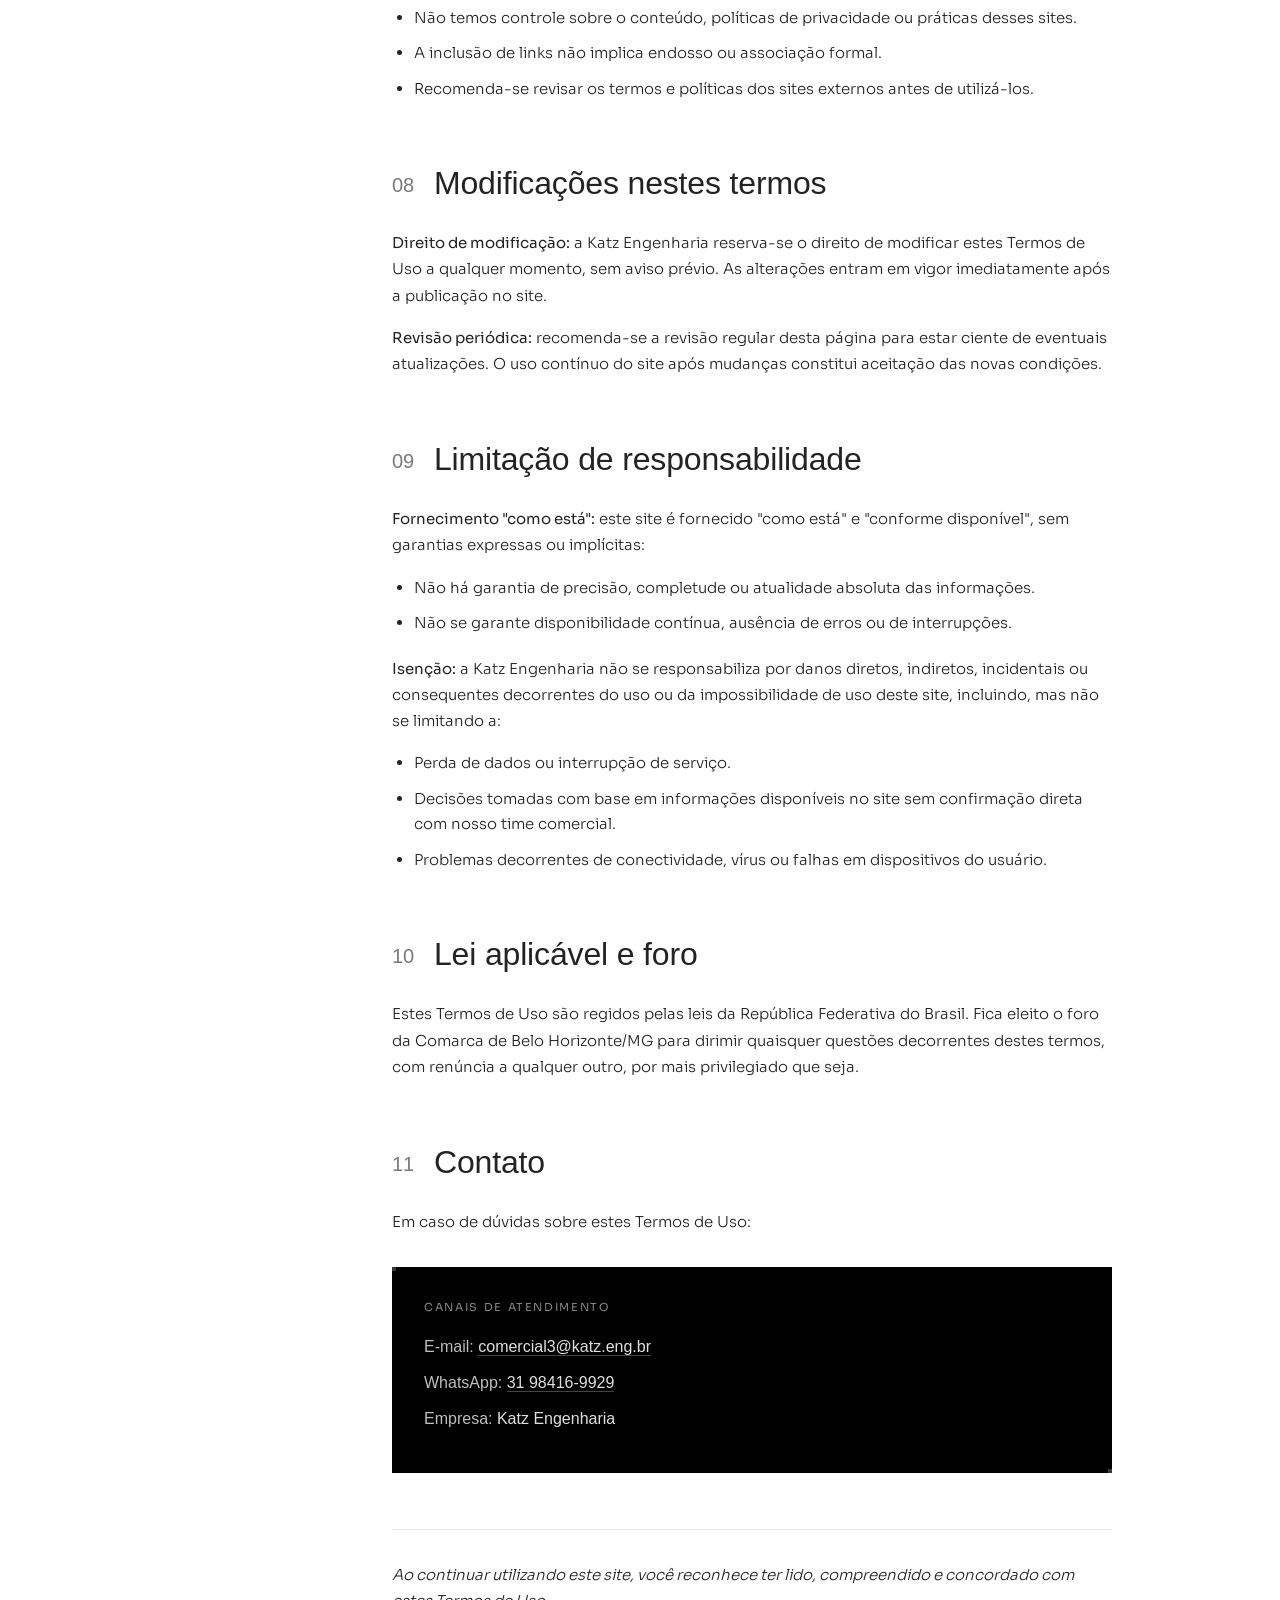
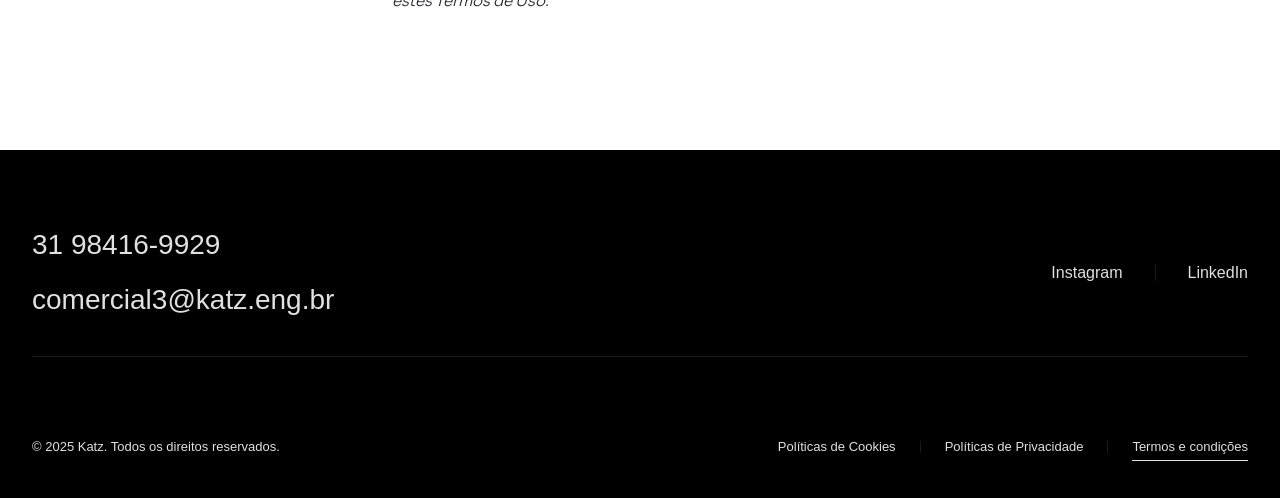
<file: termos-de-uso.html>
<!DOCTYPE html>
<html lang="pt-BR">
<head>
  <meta charset="UTF-8">
  <meta name="viewport" content="width=device-width, initial-scale=1.0">
  <title>Termos de Uso · Lebensart</title>
  <link rel="preconnect" href="https://fonts.googleapis.com">
  <link rel="preconnect" href="https://fonts.gstatic.com" crossorigin>
  <link href="https://fonts.googleapis.com/css2?family=Sora:wght@300;400&display=swap" rel="stylesheet">
  <link rel="stylesheet" href="assets/legal.css?v=2">
</head>
<body>

<div class="reading-progress" id="reading-progress"></div>

<header class="site-header">
  <a class="site-header__logo" href="index.html" aria-label="Voltar para a página inicial">
    <img src="assets/img/d319a4c5-5c41-4626-915c-322ef21a76e4.svg" alt="Lebensart">
  </a>
  <a class="site-header__back" href="index.html">
    <svg viewBox="0 0 24 24" fill="none" stroke="currentColor" stroke-width="1.5" aria-hidden="true">
      <path d="M19 12H5M12 19l-7-7 7-7"/>
    </svg>
    <span>Voltar ao início</span>
  </a>
</header>

<section class="legal-hero">
  <div class="legal-hero__inner">
    <nav class="legal-hero__breadcrumb" aria-label="Você está em">
      <a href="index.html">Lebensart</a>
      <span class="legal-hero__breadcrumb-sep">/</span>
      <span>Termos de Uso</span>
    </nav>
    <h1 class="legal-hero__title">Termos de <em class="italic-dim-light">Uso</em>.</h1>
    <div class="legal-hero__meta">
      <div class="legal-hero__meta-item">
        <span>Última atualização</span>
        <strong>01 de maio de 2026</strong>
      </div>
      <div class="legal-hero__meta-item">
        <span>Vigência</span>
        <strong>Imediata</strong>
      </div>
      <div class="legal-hero__meta-item">
        <span>Foro</span>
        <strong>Belo Horizonte/MG</strong>
      </div>
    </div>
  </div>
  <img class="legal-hero__pattern" src="assets/img/58c3c7b8-5e0c-443a-9953-c70c415a0461.svg" alt="">
</section>

<div class="legal-body">

  <aside class="legal-toc" aria-label="Sumário">
    <div class="legal-toc__label">Sumário</div>
    <ul class="legal-toc__list" id="toc-list">
      <li><a href="#s1"><span>01</span><span>Uso autorizado</span></a></li>
      <li><a href="#s2"><span>02</span><span>Conteúdo do usuário</span></a></li>
      <li><a href="#s3"><span>03</span><span>Responsabilidades</span></a></li>
      <li><a href="#s4"><span>04</span><span>Propriedade intelectual</span></a></li>
      <li><a href="#s5"><span>05</span><span>Privacidade</span></a></li>
      <li><a href="#s6"><span>06</span><span>Sobre o empreendimento</span></a></li>
      <li><a href="#s7"><span>07</span><span>Links externos</span></a></li>
      <li><a href="#s8"><span>08</span><span>Modificações</span></a></li>
      <li><a href="#s9"><span>09</span><span>Limitação de responsabilidade</span></a></li>
      <li><a href="#s10"><span>10</span><span>Lei aplicável e foro</span></a></li>
      <li><a href="#s11"><span>11</span><span>Contato</span></a></li>
    </ul>
  </aside>

  <main class="legal-content">
    <p class="legal-content__intro">Antes de utilizar este site, é fundamental que você leia e compreenda os termos a seguir. Ao acessar ou utilizar este site, você concorda com estes Termos de Uso. Caso não concorde com alguma parte, por favor interrompa o uso imediatamente.</p>

    <section id="s1">
      <h2 data-num="01">Uso autorizado</h2>
      <p><strong>Uso pessoal e não comercial:</strong> este site é destinado ao uso pessoal e informativo. Você pode acessar e utilizar o site para conhecer o empreendimento Lebensart, entrar em contato com o time comercial, agendar visitas e obter informações sobre as unidades.</p>
      <p><strong>Restrições de uso:</strong> você não deve:</p>
      <ul>
        <li>Modificar, copiar, distribuir, transmitir, exibir, executar, reproduzir, publicar, licenciar, criar trabalhos derivados, transferir ou vender qualquer informação, imagem, vídeo ou material obtido deste site.</li>
        <li>Utilizar qualquer parte do conteúdo para fins comerciais, publicitários ou de revenda sem autorização escrita da Katz Engenharia.</li>
        <li>Utilizar imagens, plantas, renders ou textos do empreendimento em outros canais sem autorização prévia.</li>
      </ul>
    </section>

    <section id="s2">
      <h2 data-num="02">Conteúdo enviado pelo usuário</h2>
      <p><strong>Licença de uso do conteúdo:</strong> ao enviar mensagens, formulários ou qualquer conteúdo via canais conectados a este site (WhatsApp, e-mail, formulários), você concede à Katz Engenharia o direito de usar essas informações para fins de atendimento, esclarecimento de dúvidas e relacionamento comercial.</p>
      <p><strong>Direitos e responsabilidades:</strong></p>
      <ul>
        <li>Você declara que possui todos os direitos necessários sobre o conteúdo compartilhado e que não infringe direitos de terceiros.</li>
        <li>Você se responsabiliza pela veracidade das informações enviadas.</li>
      </ul>
    </section>

    <section id="s3">
      <h2 data-num="03">Responsabilidades do usuário</h2>
      <p><strong>Uso ético e legal:</strong> você concorda em utilizar o site em conformidade com todas as leis aplicáveis, incluindo:</p>
      <ul>
        <li>Não violar direitos de propriedade intelectual de terceiros ou da Katz Engenharia.</li>
        <li>Não divulgar informações falsas, enganosas ou difamatórias.</li>
        <li>Não praticar atividades que possam causar danos à reputação do empreendimento ou de seus parceiros.</li>
      </ul>
      <p><strong>Conduta proibida:</strong> você não deve:</p>
      <ul>
        <li>Interferir no funcionamento do site ou na experiência de outros usuários.</li>
        <li>Tentar obter acesso não autorizado a sistemas, dados ou áreas restritas.</li>
        <li>Transmitir vírus, malware, scripts maliciosos ou qualquer software nocivo.</li>
        <li>Realizar engenharia reversa, scraping massivo ou automação não autorizada.</li>
      </ul>
    </section>

    <section id="s4">
      <h2 data-num="04">Propriedade intelectual</h2>
      <p><strong>Proteção do conteúdo:</strong> todo o conteúdo deste site — incluindo textos, imagens, vídeos, renders, plantas, logotipos da Katz Engenharia, da Lebensart e da Porsche Consulting, e qualquer material relacionado ao empreendimento — é protegido por direitos autorais e leis de propriedade intelectual.</p>
      <ul>
        <li>Você deve respeitar esses direitos e não reproduzir, distribuir ou modificar sem permissão explícita.</li>
        <li>Não utilizar logotipos ou marcas registradas da Katz, Lebensart ou Porsche Consulting sem autorização prévia.</li>
      </ul>
      <p><strong>Uso não autorizado:</strong> qualquer utilização não autorizada pode violar leis de direitos autorais e marcas registradas. A Katz Engenharia se reserva o direito de tomar medidas legais cabíveis.</p>
    </section>

    <section id="s5">
      <h2 data-num="05">Privacidade</h2>
      <p>O tratamento de informações pessoais é detalhado em nossa <a href="politica-de-privacidade.html">Política de Privacidade</a> e <a href="politica-de-cookies.html">Política de Cookies</a>. Recomenda-se a leitura desses documentos para entender como suas informações são coletadas, usadas e protegidas.</p>
    </section>

    <section id="s6">
      <h2 data-num="06">Informações sobre o empreendimento</h2>
      <p><strong>Caráter informativo:</strong> as informações sobre o Lebensart, incluindo plantas, áreas, valores, prazos, condições comerciais e características do empreendimento, têm caráter exclusivamente informativo e podem ser alteradas sem aviso prévio.</p>
      <p><strong>Imagens e renders:</strong> as imagens, renders e simulações apresentadas neste site são meramente ilustrativas. As condições finais do empreendimento estarão definidas no memorial descritivo e nos contratos formais.</p>
      <p><strong>Negociação:</strong> qualquer negociação ou aquisição de unidade requer formalização por contratos próprios, que prevalecem sobre qualquer informação contida neste site.</p>
    </section>

    <section id="s7">
      <h2 data-num="07">Links externos</h2>
      <p>Este site contém links para serviços de terceiros (WhatsApp, Instagram, LinkedIn, Google Maps, YouTube). Esses links são fornecidos por conveniência e:</p>
      <ul>
        <li>Não temos controle sobre o conteúdo, políticas de privacidade ou práticas desses sites.</li>
        <li>A inclusão de links não implica endosso ou associação formal.</li>
        <li>Recomenda-se revisar os termos e políticas dos sites externos antes de utilizá-los.</li>
      </ul>
    </section>

    <section id="s8">
      <h2 data-num="08">Modificações nestes termos</h2>
      <p><strong>Direito de modificação:</strong> a Katz Engenharia reserva-se o direito de modificar estes Termos de Uso a qualquer momento, sem aviso prévio. As alterações entram em vigor imediatamente após a publicação no site.</p>
      <p><strong>Revisão periódica:</strong> recomenda-se a revisão regular desta página para estar ciente de eventuais atualizações. O uso contínuo do site após mudanças constitui aceitação das novas condições.</p>
    </section>

    <section id="s9">
      <h2 data-num="09">Limitação de responsabilidade</h2>
      <p><strong>Fornecimento "como está":</strong> este site é fornecido "como está" e "conforme disponível", sem garantias expressas ou implícitas:</p>
      <ul>
        <li>Não há garantia de precisão, completude ou atualidade absoluta das informações.</li>
        <li>Não se garante disponibilidade contínua, ausência de erros ou de interrupções.</li>
      </ul>
      <p><strong>Isenção:</strong> a Katz Engenharia não se responsabiliza por danos diretos, indiretos, incidentais ou consequentes decorrentes do uso ou da impossibilidade de uso deste site, incluindo, mas não se limitando a:</p>
      <ul>
        <li>Perda de dados ou interrupção de serviço.</li>
        <li>Decisões tomadas com base em informações disponíveis no site sem confirmação direta com nosso time comercial.</li>
        <li>Problemas decorrentes de conectividade, vírus ou falhas em dispositivos do usuário.</li>
      </ul>
    </section>

    <section id="s10">
      <h2 data-num="10">Lei aplicável e foro</h2>
      <p>Estes Termos de Uso são regidos pelas leis da República Federativa do Brasil. Fica eleito o foro da Comarca de Belo Horizonte/MG para dirimir quaisquer questões decorrentes destes termos, com renúncia a qualquer outro, por mais privilegiado que seja.</p>
    </section>

    <section id="s11">
      <h2 data-num="11">Contato</h2>
      <p>Em caso de dúvidas sobre estes Termos de Uso:</p>
      <div class="legal__contact">
        <h3>Canais de atendimento</h3>
        <p><strong>E-mail:</strong> <a href="mailto:comercial3@katz.eng.br">comercial3@katz.eng.br</a></p>
        <p><strong>WhatsApp:</strong> <a href="https://wa.me/5531984169929" target="_blank" rel="noopener">31 98416-9929</a></p>
        <p><strong>Empresa:</strong> Katz Engenharia</p>
      </div>
      <p class="legal__conclusion">Ao continuar utilizando este site, você reconhece ter lido, compreendido e concordado com estes Termos de Uso.</p>
    </section>
  </main>
</div>

<button type="button" class="back-to-top" id="back-to-top" aria-label="Voltar ao topo">
  <svg viewBox="0 0 24 24" fill="none" stroke="currentColor" stroke-width="1.5" aria-hidden="true">
    <path d="M12 19V5M5 12l7-7 7 7"/>
  </svg>
</button>

<footer class="site-footer">
  <div class="footer-top">
    <div class="footer-contact">
      <a href="https://wa.me/5531984169929?text=Ol%C3%A1%2C%20vim%20do%20site" target="_blank" rel="noopener">31 98416-9929</a>
      <a href="mailto:comercial3@katz.eng.br">comercial3@katz.eng.br</a>
    </div>
    <div class="footer-social">
      <a href="#" class="footer-social__item">Instagram</a>
      <div class="footer-social__divider"></div>
      <a href="#" class="footer-social__item">LinkedIn</a>
    </div>
  </div>
  <div class="footer-bottom">
    <span class="footer-copy">© 2025 Katz. Todos os direitos reservados.</span>
    <div class="footer-links">
      <a href="politica-de-cookies.html">Políticas de Cookies</a>
      <div class="footer-links__div"></div>
      <a href="politica-de-privacidade.html">Políticas de Privacidade</a>
      <div class="footer-links__div"></div>
      <a href="termos-de-uso.html" aria-current="page">Termos e condições</a>
    </div>
  </div>
</footer>

<script src="assets/legal.js?v=2"></script>
</body>
</html>
</file>
<file: assets/legal.css>
/* ============================================================
   LEGAL PAGES — política de privacidade, cookies, termos
   Espelham a estética do index.html (hero preto + tipografia Vinila)
============================================================ */

:root {
  --color-light: #E1DFE1;
  --color-medium: #79797E;
  --color-dark: #222228;
  --font-heading: 'Vinila', 'Helvetica Neue', Helvetica, Arial, sans-serif;
  --font-body: 'Sora', 'Helvetica Neue', Helvetica, Arial, sans-serif;
  --px: 32px;
}

*, *::before, *::after { box-sizing: border-box; margin: 0; padding: 0; }
html { scroll-behavior: smooth; }
body {
  font-family: var(--font-body);
  background: #fff;
  color: var(--color-dark);
  overflow-x: hidden;
  line-height: 1.6;
  font-weight: 300;
}
img { display: block; max-width: 100%; }
a { text-decoration: none; color: inherit; }
em.italic-dim-light { font-style: italic; color: rgba(225,223,225,0.6); }
em.italic-dim       { font-style: italic; color: rgba(34,34,40,0.55); }

/* ============================================================
   READING PROGRESS BAR (topo absoluto)
============================================================ */
.reading-progress {
  position: fixed;
  top: 0;
  left: 0;
  height: 2px;
  background: var(--color-dark);
  width: 0;
  z-index: 1100;
  transition: width 0.05s linear;
  pointer-events: none;
}

/* ============================================================
   SITE HEADER (sticky, espelha o do index)
============================================================ */
.site-header {
  display: flex;
  align-items: center;
  justify-content: space-between;
  padding: 0 var(--px);
  height: 72px;
  background: #000;
  border-bottom: 1px solid rgba(225,223,225,0.1);
  position: sticky;
  top: 0;
  z-index: 999;
  color: var(--color-light);
}
.site-header__logo { height: 40px; display: flex; align-items: center; }
.site-header__logo img { height: 40px; width: auto; }
.site-header__back {
  display: flex;
  align-items: center;
  gap: 12px;
  font-family: var(--font-heading);
  font-size: 14px;
  font-weight: 400;
  color: var(--color-light);
  border-left: 1px solid rgba(225,223,225,0.1);
  padding: 24px 0 32px 24px;
  position: relative;
}
.site-header__back svg {
  width: 16px;
  height: 16px;
  transition: transform 0.25s ease;
}
.site-header__back:hover svg { transform: translateX(-3px); }

/* ============================================================
   HERO DA PÁGINA LEGAL (preto, espelha o hero do site)
============================================================ */
.legal-hero {
  position: relative;
  background: #000;
  color: var(--color-light);
  padding: 100px var(--px) 100px;
  overflow: hidden;
  border-bottom: 1px solid rgba(225,223,225,0.1);
}
.legal-hero__inner {
  max-width: 1200px;
  margin: 0 auto;
  position: relative;
  z-index: 2;
}
.legal-hero__breadcrumb {
  display: flex;
  align-items: center;
  gap: 12px;
  font-family: var(--font-heading);
  font-size: 13px;
  letter-spacing: 0.1em;
  text-transform: uppercase;
  color: rgba(225,223,225,0.5);
  margin-bottom: 40px;
}
.legal-hero__breadcrumb a {
  color: rgba(225,223,225,0.7);
  transition: color 0.25s ease;
  position: relative;
  display: inline-block;
}
.legal-hero__breadcrumb a::after {
  content: '';
  position: absolute;
  left: 0; right: 0; bottom: -3px;
  height: 1px;
  background: currentColor;
  transform: scaleX(0);
  transform-origin: left;
  transition: transform 0.3s ease;
}
.legal-hero__breadcrumb a:hover { color: var(--color-light); }
.legal-hero__breadcrumb a:hover::after { transform: scaleX(1); }
.legal-hero__breadcrumb-sep { opacity: 0.4; }

.legal-hero__title {
  font-family: var(--font-heading);
  font-size: 64px;
  font-weight: 300;
  line-height: 1.05;
  letter-spacing: -0.01em;
  margin-bottom: 32px;
  max-width: 820px;
}

.legal-hero__meta {
  display: flex;
  flex-wrap: wrap;
  gap: 32px;
  align-items: center;
  font-family: var(--font-heading);
  font-size: 13px;
  color: rgba(225,223,225,0.6);
  letter-spacing: 0.05em;
  padding-top: 24px;
  border-top: 1px solid rgba(225,223,225,0.15);
  max-width: 820px;
}
.legal-hero__meta-item {
  display: flex;
  align-items: center;
  gap: 8px;
}
.legal-hero__meta-item strong {
  color: var(--color-light);
  font-weight: 400;
}

.legal-hero__pattern {
  position: absolute;
  bottom: 0;
  right: 0;
  width: 320px;
  height: 80px;
  opacity: 0.4;
  pointer-events: none;
  z-index: 1;
}

/* ============================================================
   BODY: SUMÁRIO STICKY + CONTEÚDO
============================================================ */
.legal-body {
  display: grid;
  grid-template-columns: 240px 1fr;
  gap: 80px;
  max-width: 1200px;
  margin: 0 auto;
  padding: 96px var(--px) 120px;
  align-items: start;
}

/* ---------- Sumário ---------- */
.legal-toc {
  position: sticky;
  top: 96px;
  align-self: start;
}
.legal-toc__label {
  font-family: var(--font-heading);
  font-size: 11px;
  letter-spacing: 0.18em;
  text-transform: uppercase;
  color: var(--color-medium);
  margin-bottom: 20px;
  font-weight: 400;
  display: flex;
  align-items: center;
  gap: 12px;
}
.legal-toc__label::before {
  content: '';
  width: 24px;
  height: 1px;
  background: currentColor;
}
.legal-toc__list {
  list-style: none;
  padding: 0;
  margin: 0;
  display: flex;
  flex-direction: column;
  gap: 4px;
  max-height: calc(100vh - 200px);
  overflow-y: auto;
  padding-right: 8px;
}
.legal-toc__list::-webkit-scrollbar { width: 4px; }
.legal-toc__list::-webkit-scrollbar-track { background: transparent; }
.legal-toc__list::-webkit-scrollbar-thumb { background: rgba(34,34,40,0.15); }

.legal-toc__list a {
  display: grid;
  grid-template-columns: 28px 1fr;
  gap: 12px;
  align-items: baseline;
  padding: 8px 12px 8px 0;
  font-family: var(--font-body);
  font-size: 13px;
  font-weight: 300;
  line-height: 1.4;
  color: var(--color-medium);
  border-left: 1px solid transparent;
  padding-left: 16px;
  margin-left: -16px;
  transition: color 0.25s ease, border-color 0.25s ease, background 0.25s ease;
}
.legal-toc__list a span:first-child {
  font-family: var(--font-heading);
  font-size: 12px;
  color: rgba(34,34,40,0.4);
  font-variant-numeric: tabular-nums;
  transition: color 0.25s ease;
}
.legal-toc__list a:hover {
  color: var(--color-dark);
  border-left-color: rgba(34,34,40,0.3);
}
.legal-toc__list a:hover span:first-child {
  color: rgba(34,34,40,0.6);
}
.legal-toc__list a.is-active {
  color: var(--color-dark);
  border-left-color: var(--color-dark);
  font-weight: 400;
}
.legal-toc__list a.is-active span:first-child {
  color: var(--color-dark);
}

/* ---------- Conteúdo ---------- */
.legal-content {
  max-width: 720px;
}
.legal-content section {
  scroll-margin-top: 96px; /* offset pra header sticky no scroll-to-anchor */
}
.legal-content section + section { margin-top: 64px; }
.legal-content section:first-of-type { margin-top: 0; }

.legal-content__intro {
  font-size: 17px;
  font-weight: 300;
  line-height: 1.7;
  color: var(--color-dark);
  margin-bottom: 56px;
  padding-bottom: 32px;
  border-bottom: 1px solid rgba(34,34,40,0.1);
}

.legal-content h2 {
  display: flex;
  align-items: baseline;
  gap: 20px;
  font-family: var(--font-heading);
  font-size: 32px;
  font-weight: 300;
  line-height: 1.15;
  color: var(--color-dark);
  margin-bottom: 28px;
  letter-spacing: -0.005em;
}
.legal-content h2::before {
  content: attr(data-num);
  font-family: var(--font-heading);
  font-size: 20px;
  font-weight: 300;
  color: var(--color-medium);
  flex-shrink: 0;
  font-variant-numeric: tabular-nums;
  position: relative;
  top: -2px;
}

.legal-content h3 {
  font-family: var(--font-body);
  font-size: 13px;
  font-weight: 400;
  text-transform: uppercase;
  letter-spacing: 0.08em;
  color: var(--color-medium);
  margin-top: 32px;
  margin-bottom: 12px;
}

.legal-content p {
  font-size: 15px;
  font-weight: 300;
  color: var(--color-dark);
  line-height: 1.75;
  margin-bottom: 16px;
}
.legal-content p strong, .legal-content li strong {
  font-weight: 400;
  color: var(--color-dark);
}

.legal-content ul, .legal-content ol {
  padding-left: 22px;
  margin: 8px 0 20px;
}
.legal-content li {
  font-size: 15px;
  font-weight: 300;
  color: var(--color-dark);
  line-height: 1.7;
  margin-bottom: 10px;
}

.legal-content a {
  color: var(--color-dark);
  border-bottom: 1px solid rgba(34,34,40,0.3);
  transition: border-color 0.2s ease;
}
.legal-content a:hover { border-bottom-color: var(--color-dark); }

/* ---------- Bloco de contato (final) ---------- */
.legal__contact {
  margin-top: 32px;
  padding: 32px;
  background: #000;
  color: var(--color-light);
  position: relative;
}
.legal__contact::before,
.legal__contact::after {
  content: '';
  position: absolute;
  width: 4px;
  height: 4px;
  background: rgba(225,223,225,0.25);
}
.legal__contact::before { top: 0; left: 0; }
.legal__contact::after { bottom: 0; right: 0; }
.legal__contact h3 {
  font-family: var(--font-body);
  font-size: 11px;
  letter-spacing: 0.15em;
  text-transform: uppercase;
  color: rgba(225,223,225,0.6);
  margin-bottom: 16px;
  margin-top: 0;
  font-weight: 400;
}
.legal__contact p {
  font-family: var(--font-heading);
  font-size: 16px;
  color: var(--color-light);
  margin-bottom: 8px;
}
.legal__contact a {
  color: var(--color-light);
  border-bottom: 1px solid rgba(225,223,225,0.3);
}
.legal__contact a:hover { border-bottom-color: var(--color-light); }
/* Override do strong dentro do bloco preto pra ficar legível
   !important pra bypassar qualquer override por cascata */
.legal__contact p strong,
.legal__contact strong {
  color: rgba(225,223,225,0.85) !important;
  font-weight: 400 !important;
}

/* ---------- Conclusão ---------- */
.legal__conclusion {
  margin-top: 56px;
  padding-top: 32px;
  border-top: 1px solid rgba(34,34,40,0.1);
  font-style: italic;
  color: var(--color-medium);
  font-size: 14px;
  line-height: 1.7;
}

/* ============================================================
   BACK TO TOP (botão flutuante)
============================================================ */
.back-to-top {
  position: fixed;
  bottom: 32px;
  right: 32px;
  width: 48px;
  height: 48px;
  background: var(--color-dark);
  color: var(--color-light);
  display: flex;
  align-items: center;
  justify-content: center;
  cursor: pointer;
  border: 1px solid var(--color-dark);
  opacity: 0;
  pointer-events: none;
  transform: translateY(8px);
  transition: opacity 0.3s ease, transform 0.3s ease, background 0.25s ease, border-color 0.25s ease;
  z-index: 100;
}
.back-to-top.is-visible {
  opacity: 1;
  pointer-events: auto;
  transform: translateY(0);
}
.back-to-top:hover {
  background: #000;
  border-color: #000;
}
.back-to-top svg { width: 18px; height: 18px; }

/* ============================================================
   FOOTER (espelha o do index, simplificado)
============================================================ */
.site-footer {
  background: #000;
  display: flex;
  flex-direction: column;
  gap: 80px;
  padding: 80px var(--px) 40px;
  color: var(--color-light);
}
.footer-top {
  display: flex;
  align-items: center;
  justify-content: space-between;
  padding-bottom: 40px;
  border-bottom: 1px solid rgba(255,255,255,0.1);
}
.footer-contact {
  display: flex;
  flex-direction: column;
  gap: 24px;
}
.footer-contact a {
  font-family: var(--font-heading);
  font-size: 28px;
  font-weight: 300;
  line-height: 1.1;
  color: var(--color-light);
  position: relative;
  display: inline-block;
}
.footer-contact a::after {
  content: '';
  position: absolute;
  left: 0; right: 0; bottom: -3px;
  height: 1px;
  background: currentColor;
  transform: scaleX(0);
  transform-origin: left;
  transition: transform 0.35s ease;
}
.footer-contact a:hover::after { transform: scaleX(1); }
.footer-social { display: flex; align-items: center; gap: 32px; }
.footer-social__item {
  font-family: var(--font-heading);
  font-size: 16px;
  font-weight: 400;
  color: var(--color-light);
  position: relative;
  display: inline-block;
}
.footer-social__item::after {
  content: '';
  position: absolute;
  left: 0; right: 0; bottom: -3px;
  height: 1px;
  background: currentColor;
  transform: scaleX(0);
  transform-origin: left;
  transition: transform 0.35s ease;
}
.footer-social__item:hover::after { transform: scaleX(1); }
.footer-social__divider { height: 16px; width: 1px; background: rgba(255,255,255,0.1); }
.footer-bottom {
  display: flex;
  align-items: center;
  justify-content: space-between;
}
.footer-copy {
  font-family: var(--font-heading);
  font-size: 13px;
  font-weight: 300;
  color: var(--color-light);
}
.footer-links { display: flex; align-items: center; gap: 24px; }
.footer-links a {
  font-family: var(--font-heading);
  font-size: 13px;
  font-weight: 300;
  color: var(--color-light);
  position: relative;
  display: inline-block;
}
.footer-links a::after {
  content: '';
  position: absolute;
  left: 0; right: 0; bottom: -3px;
  height: 1px;
  background: currentColor;
  transform: scaleX(0);
  transform-origin: left;
  transition: transform 0.35s ease;
}
.footer-links a:hover::after,
.footer-links a[aria-current="page"]::after { transform: scaleX(1); }
.footer-links__div { height: 12px; width: 1px; background: rgba(255,255,255,0.1); }

/* ============================================================
   MOBILE
============================================================ */
@media (max-width: 980px) {
  .legal-body {
    grid-template-columns: 1fr;
    gap: 40px;
  }
  .legal-toc {
    position: static;
    border: 1px solid rgba(34,34,40,0.1);
    padding: 24px;
  }
  .legal-toc__list { max-height: 280px; }
}

@media (max-width: 768px) {
  :root { --px: 16px; }
  .site-header { height: 60px; border-bottom-color: rgba(225,223,225,0.2); }
  .site-header__logo, .site-header__logo img { height: 16px; }

  .legal-hero { padding: 64px var(--px) 64px; }
  .legal-hero__title { font-size: 36px; line-height: 1.1; }
  .legal-hero__breadcrumb { margin-bottom: 28px; font-size: 11px; }
  .legal-hero__meta { gap: 20px; font-size: 12px; }
  .legal-hero__pattern { width: 220px; height: 56px; right: -20px; }

  .legal-body { padding: 56px var(--px) 80px; }
  .legal-content__intro { font-size: 15px; margin-bottom: 40px; padding-bottom: 24px; }
  .legal-content section + section { margin-top: 48px; }
  .legal-content h2 { font-size: 24px; gap: 14px; }
  .legal-content h2::before { font-size: 16px; }
  .legal-content h3 { font-size: 12px; }
  .legal-content p, .legal-content li { font-size: 15px; }
  .legal__contact { padding: 24px; }
  .legal__contact p { font-size: 15px; }

  .back-to-top { bottom: 16px; right: 16px; width: 44px; height: 44px; }

  .site-footer { gap: 56px; padding: 56px var(--px) 32px; }
  .footer-top {
    flex-direction: column;
    align-items: flex-start;
    gap: 32px;
    padding-bottom: 32px;
  }
  .footer-contact a { font-size: 18px; }
  .footer-social {
    flex-direction: column;
    align-items: flex-start;
    gap: 16px;
  }
  .footer-social__divider { display: none; }
  .footer-bottom {
    flex-direction: column-reverse;
    align-items: flex-start;
    gap: 24px;
  }
  .footer-links {
    flex-direction: column;
    align-items: flex-start;
    gap: 12px;
  }
  .footer-links__div { display: none; }
}

/* ============================================================
   PREFERS REDUCED MOTION
============================================================ */
@media (prefers-reduced-motion: reduce) {
  *, *::before, *::after {
    animation-duration: 0.01ms !important;
    transition-duration: 0.01ms !important;
  }
  html { scroll-behavior: auto; }
}
</file>
